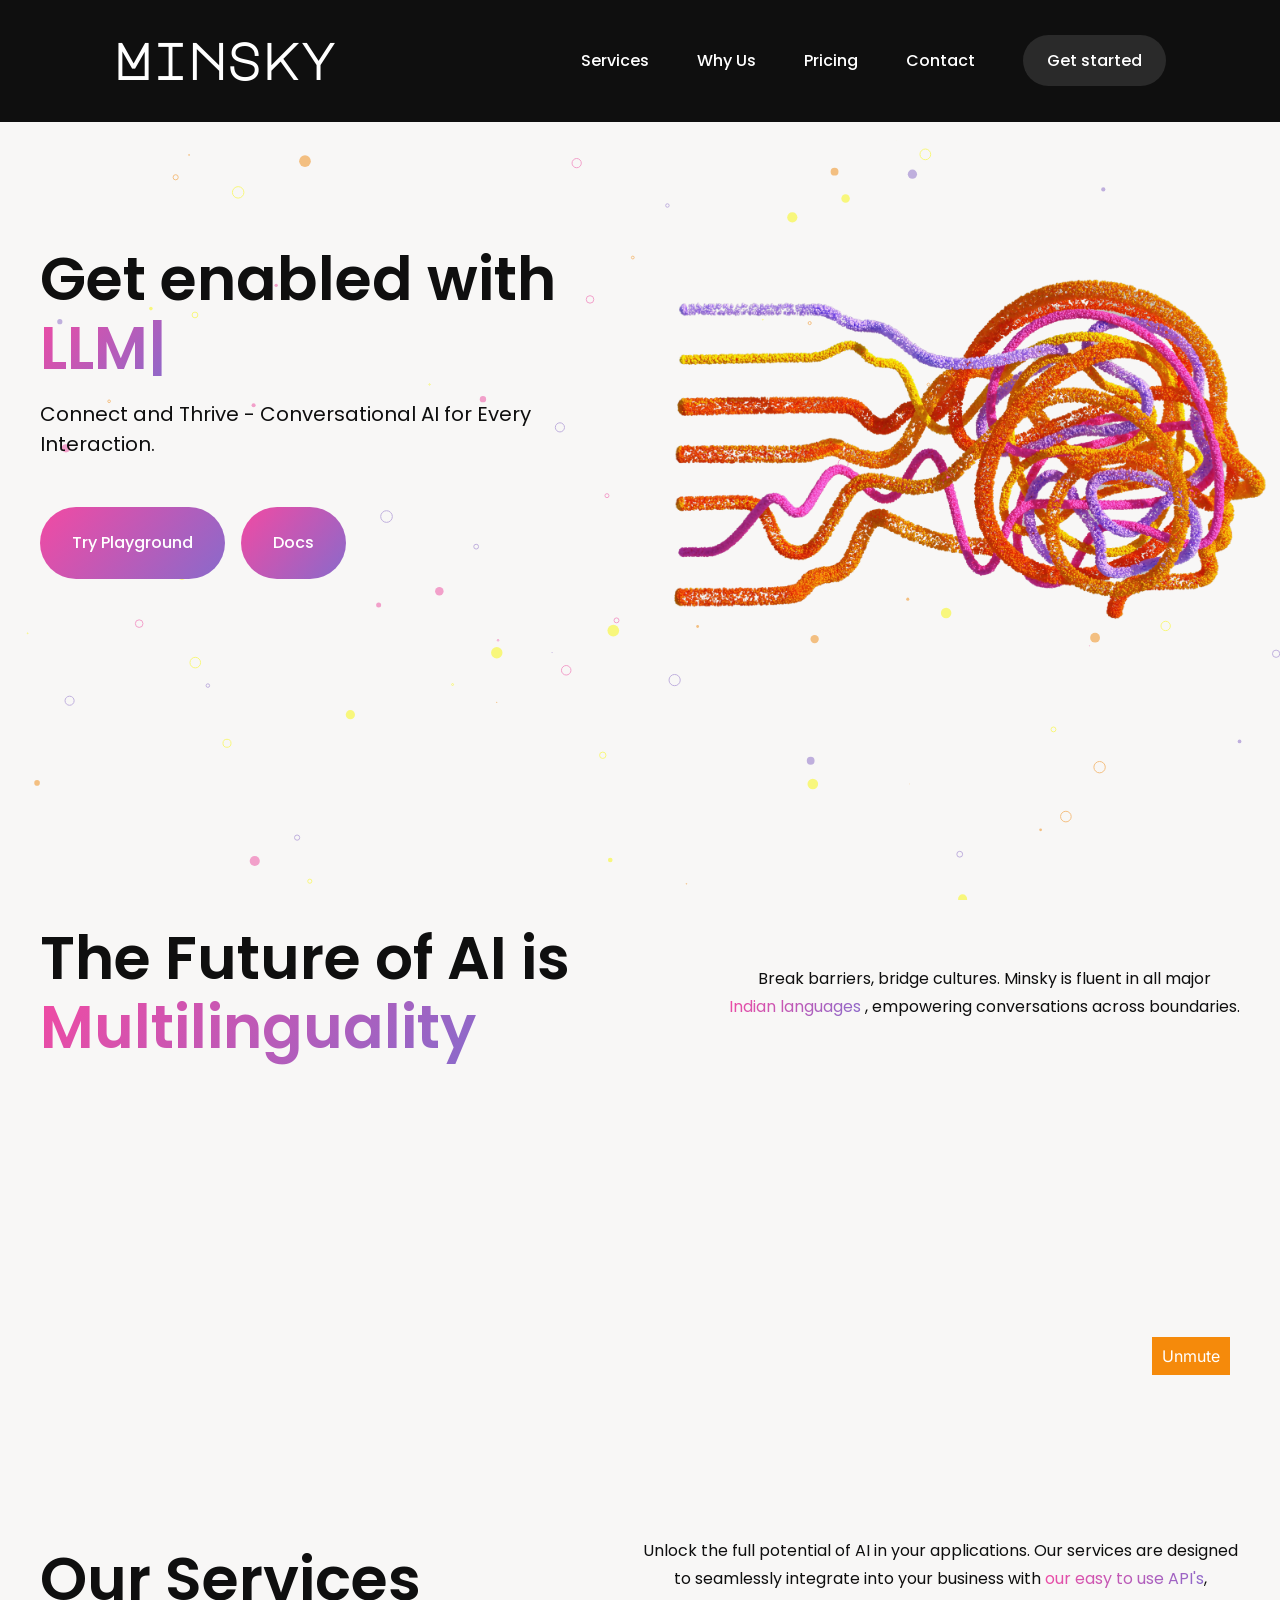
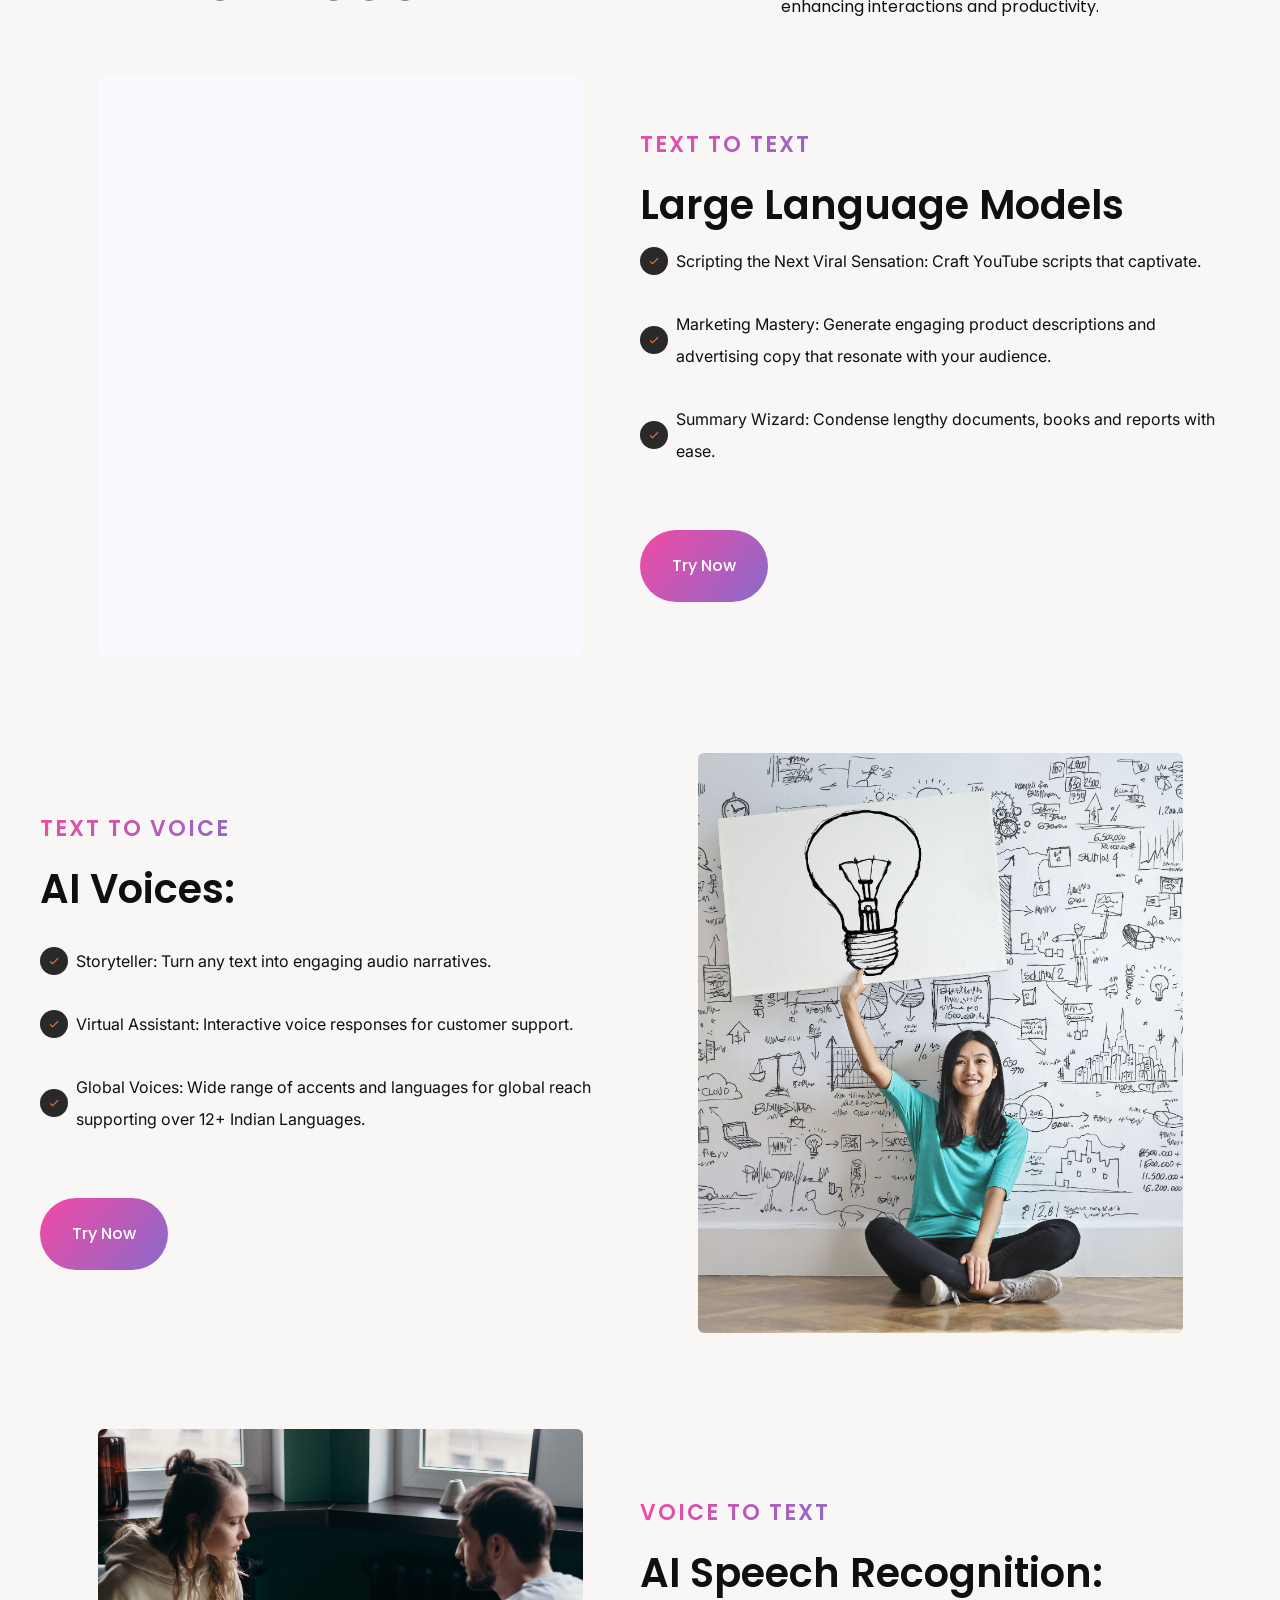
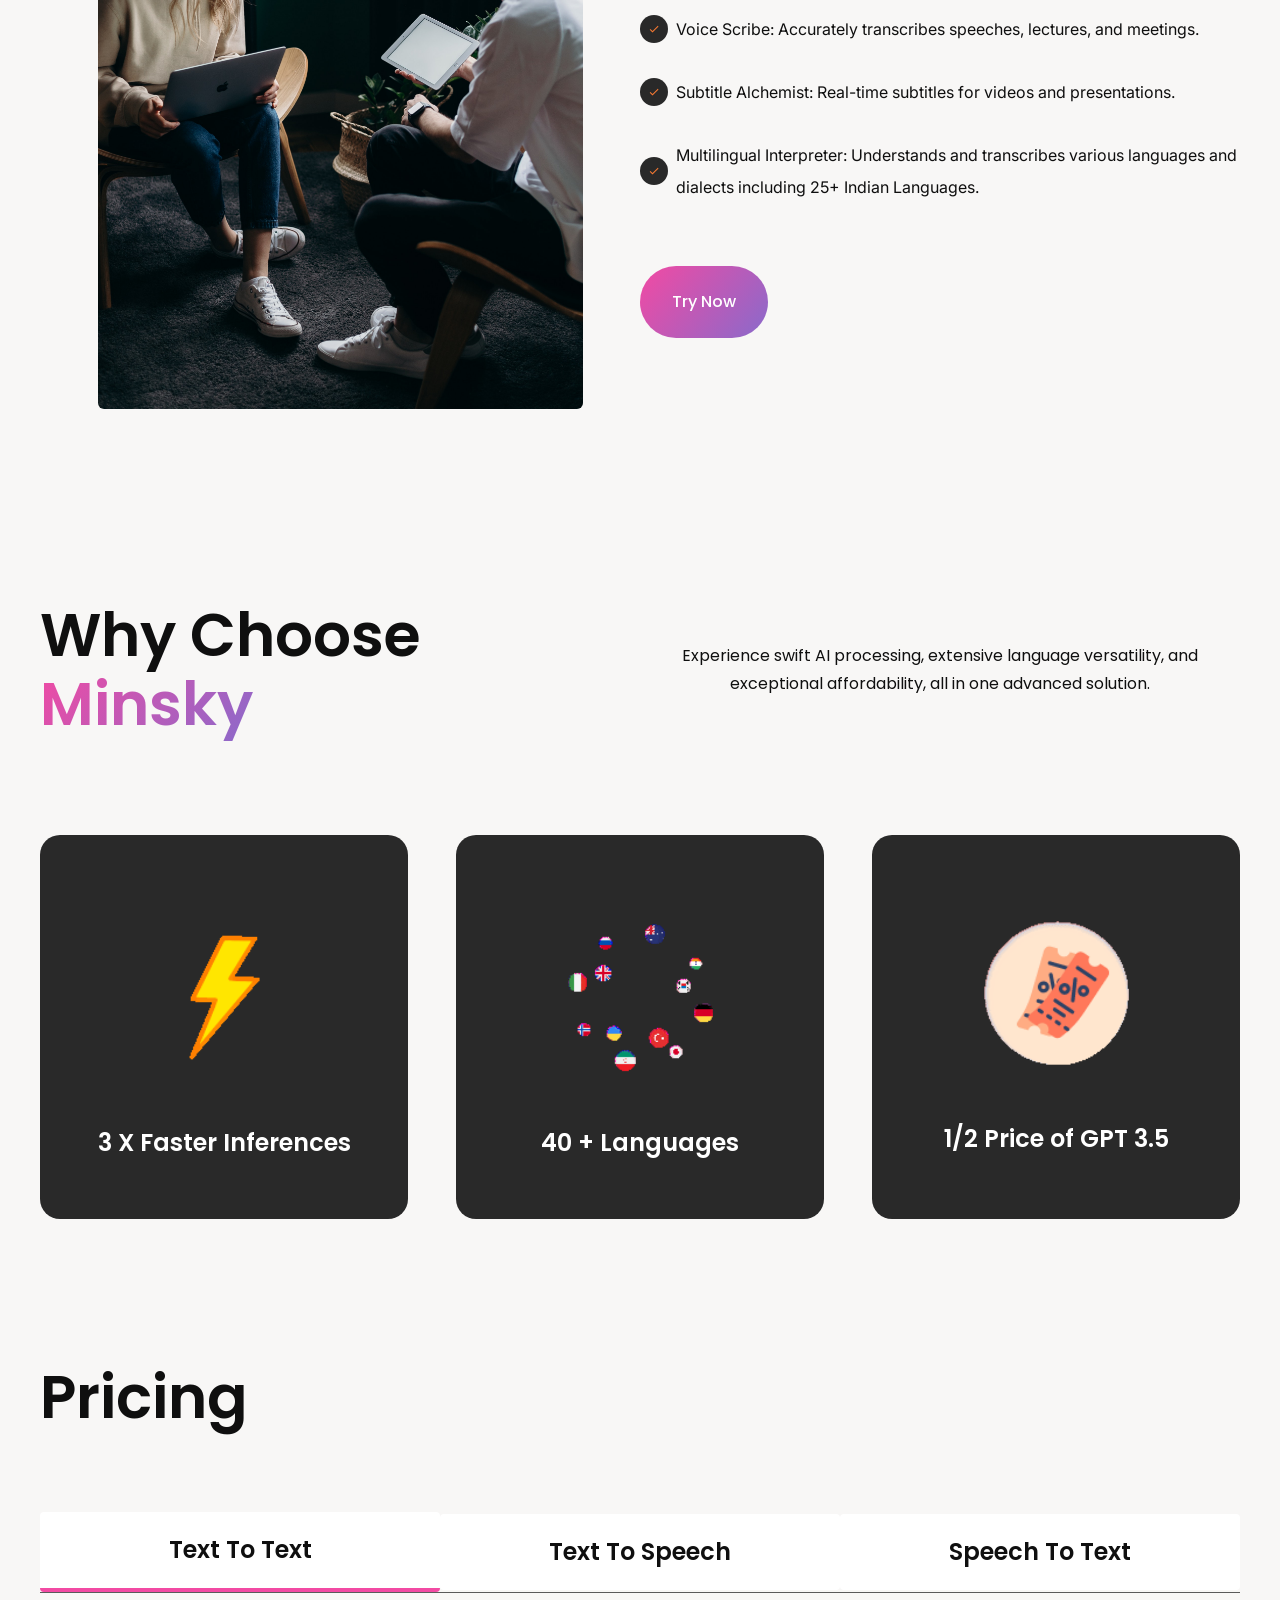
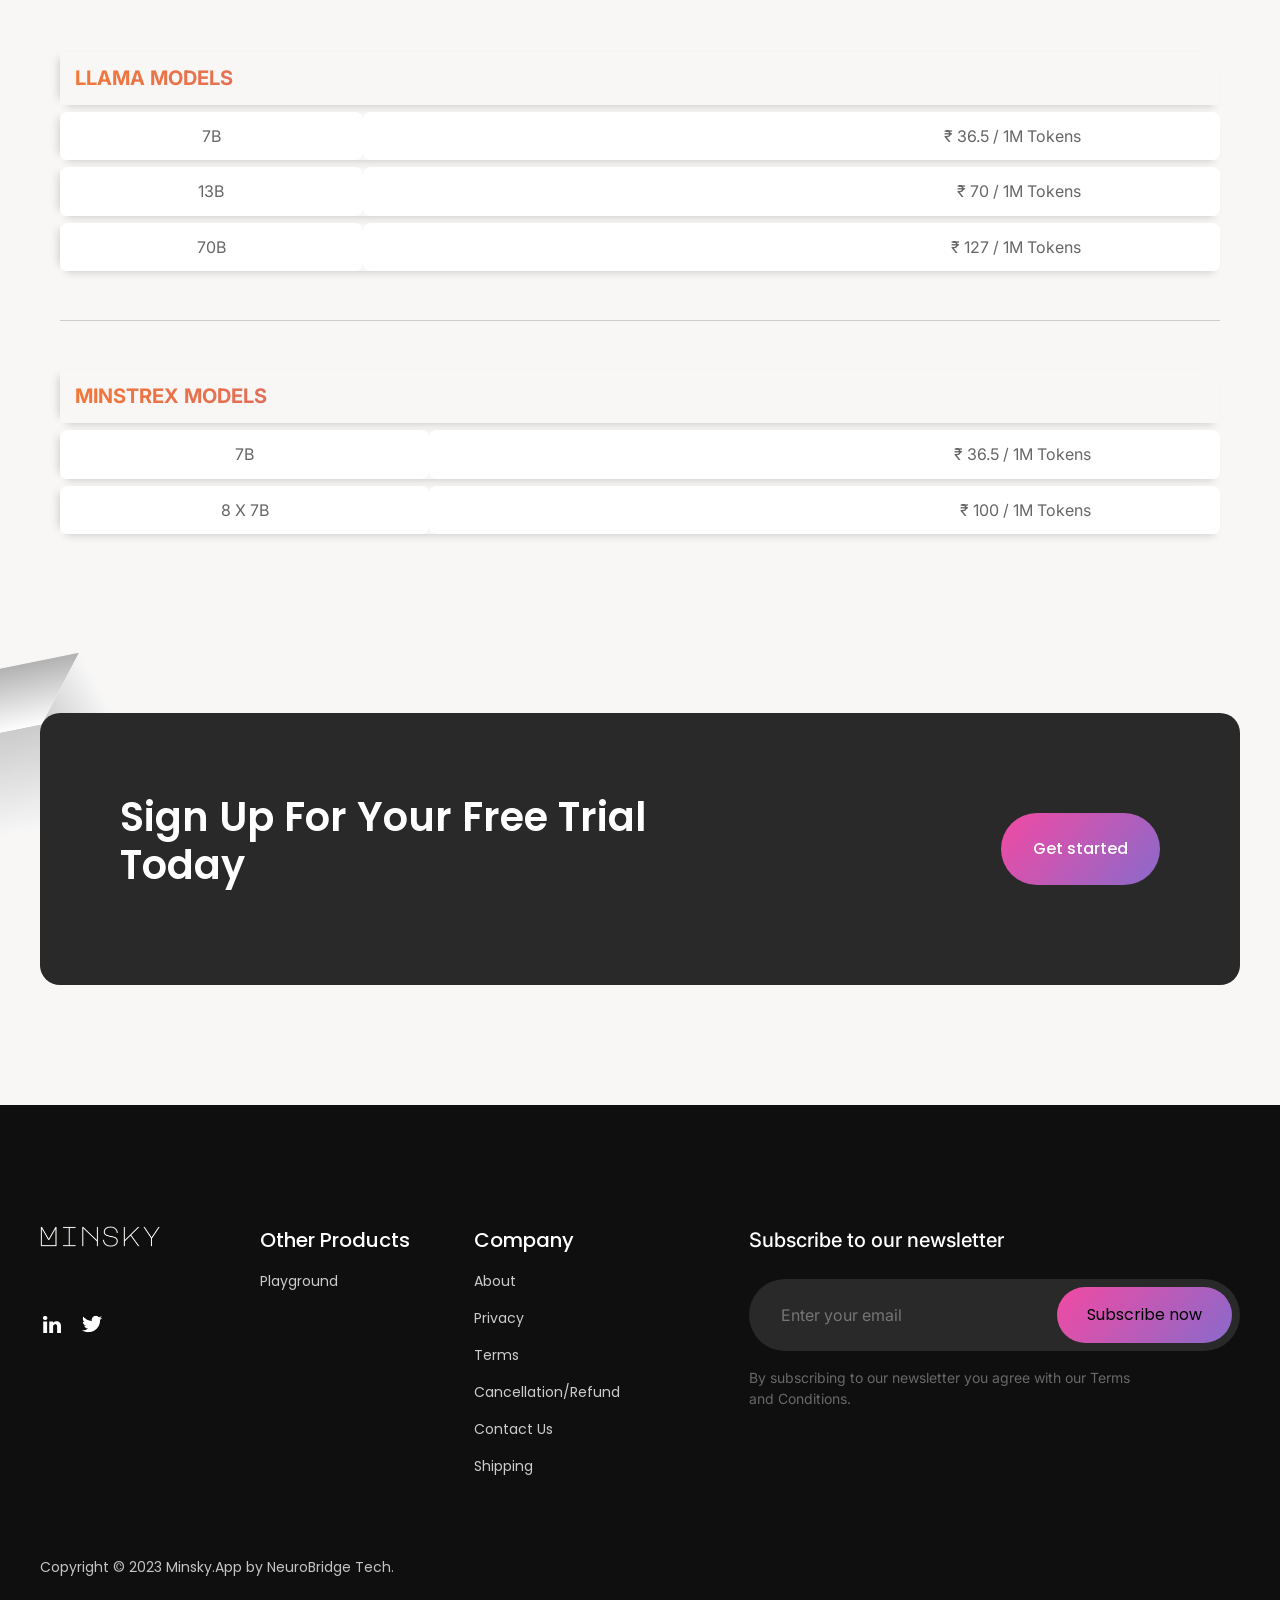
<file: index.html>
<!DOCTYPE html>
<html lang="en">

<head>
  <!-- Google tag (gtag.js) -->
  <script async src="https://www.googletagmanager.com/gtag/js?id=G-NMR8G6HY8X"></script>
  <script>
    window.dataLayer = window.dataLayer || [];
    function gtag(){dataLayer.push(arguments);}
    gtag('js', new Date());

    gtag('config', 'G-NMR8G6HY8X');
  </script>

  <title>Minsky</title>
  <meta name="description"
    content="Minsky offers high-context AI solutions with models boasting a context range from 2K to 128K tokens. Experience operational efficiency, ROI boost, and enhanced user experience with our tailored AI services.">
  <link rel="canonical" href="https://minsky.app/">
  <meta property="og:title" content="Minsky - Pioneers of High-Context AI">
  <meta property="og:description"
    content="Experience the future of AI with Minsky's high-context models and tailored services. Boost your operational efficiency, ROI, and user experience.">
  <meta property="og:url" content="https://minsky.app/">
  <meta property="og:type" content="website">
  <meta property="og:site_name" content="Minsky">
  <meta name="viewport" content="width=device-width, initial-scale=1.0" />
  <meta charset="utf-8" />
  <meta name="twitter:card" content="summary_large_image"> <!-- Use 'summary' for small image card -->
  <meta name="twitter:title" content="Minsky - Pioneers of High-Context AI">
  <meta name="twitter:description"
    content="Experience the future of AI with Minsky's high-context models and tailored services. Boost your operational efficiency, ROI, and user experience.">
  <meta name="twitter:image" content="public/Branding/Logo nobg.png"> <!-- Replace with the URL of your image -->
  <meta name="twitter:site" content="@NeuroBridgeTech"> <!-- Replace with your Twitter handle -->
  <meta name="twitter:creator" content="@NeuroBridgeTech">
  <!-- Replace with the Twitter handle of the content creator -->

  <link href="https://fonts.googleapis.com/css2?family=Encode+Sans+SC:wght@300&family=Major+Mono+Display&display=swap"
    rel="stylesheet">
  <link rel="stylesheet"
    href="https://fonts.googleapis.com/css2?family=Inter:wght@100;200;300;400;500;600;700;800;900&amp;display=swap"
    data-tag="font" />
  <link rel="stylesheet"
    href="https://fonts.googleapis.com/css2?family=Poppins:ital,wght@0,100;0,200;0,300;0,400;0,500;0,600;0,700;0,800;0,900;1,100;1,200;1,300;1,400;1,500;1,600;1,700;1,800;1,900&amp;display=swap"
    data-tag="font" />
  <link rel="preconnect" href="https://fonts.googleapis.com">
  <link rel="preconnect" href="https://fonts.gstatic.com" crossorigin>
</head>

<body>
  <canvas id="test"></canvas>
  <link rel="stylesheet" href="./style.css" />
  <div>
    <link href="./index.css" rel="stylesheet" />
    <div class="home-container">
      <!-- <canvas id="test"></canvas> -->

      <section class="home-section">
        <nav class="navbar-navbar navbar-root-class-name">
          <div>
            <a href="./index.html" class="logo">Minsky</a>
          </div>
          <!-- <img alt="Planical7012" src="public/Branding/Logo nobg.png" class="navbar-branding-logo" /> -->
          <div class="navbar-nav-content">
            <div class="navbar-nav-links">
              <span class="navbar-link nav-link">
                <span>
                  <a href="#services">Services</a>
                </span>
              </span>
              <span class="nav-link">
                <a href="#why-us">Why Us</a>
              </span>
              <span class="nav-link">
                <a href="#pricing">Pricing</a>
              </span>
              <span class="nav-link">
                <a href="#contact-us">Contact</a>
              </span>
            </div>
            <div class="get-started navbar-get-started">
              <a href="https://playground.minsky.app"><span class="navbar-text2">Get started</span></a>
            </div>
            <div id="open-mobile-menu" class="navbar-hamburger get-started">
              <img alt="image" src="public/Icons/hamburger-200h.png" class="navbar-hamburger-image" />
            </div>
          </div>
          <div id="mobile-menu" class="navbar-mobile-menu">
            <div class="navbar-branding">
              <img alt="image" src="public/Branding/Logo nobg.png" class="navbar-image1" />
              <div id="close-mobile-menu" class="navbar-container">
                <svg viewBox="0 0 1024 1024" class="navbar-icon">
                  <path
                    d="M225.835 286.165l225.835 225.835-225.835 225.835c-16.683 16.683-16.683 43.691 0 60.331s43.691 16.683 60.331 0l225.835-225.835 225.835 225.835c16.683 16.683 43.691 16.683 60.331 0s16.683-43.691 0-60.331l-225.835-225.835 225.835-225.835c16.683-16.683 16.683-43.691 0-60.331s-43.691-16.683-60.331 0l-225.835 225.835-225.835-225.835c-16.683-16.683-43.691-16.683-60.331 0s-16.683 43.691 0 60.331z">
                  </path>
                </svg>
              </div>
            </div>
            <div class="navbar-nav-links1">
              <span class="nav-link">
                <a href="#services">Services</a>
              </span>
              <span class="nav-link">
                <a href="#why-us">Why Us</a>
              </span>
              <span class="nav-link">
                <a href="#pricing">Pricing</a>
              </span>
              <span class="nav-link">
                <a href="#contact-us">Contact</a>
              </span>
            </div>
            <div class="get-started">
              <a href="https://playground.minsky.app"><span class="navbar-text3">Get started</span></a>
            </div>
          </div>
          <div>
            <div class="navbar-container2"></div>
          </div>
        </nav>
        <div class="home-hero">
          <div class="home-content">
            <main class="home-main">
              <header class="home-header">
                <h1 class="home-heading">
                  Get enabled with<br>
                  <span class="rotating-text-container">
                    <span id="rotating-text"></span>
                  </span>
                </h1>
                <span class="home-caption"> Connect and Thrive - Conversational AI for Every Interaction. </span>
              </header>

              <div class="home-buttons">
                <div class="home-get-started button">
                  <a href="https://playground.minsky.app"><span class="button-text">Try Playground</span></a>
                </div>
                <div class="home-get-started1 button">
                  <a href="https://api.minsky.app/docs/redoc/"><span class="home-text01">Docs</span></a>
                </div>
              </div>
            </main>
          </div>
        </div>
      </section>

      <!-- Multilingual Audio Demo -->

      <section class="home-section1">
        <div class="merged-header">
          <div class="merged-left">
            <h2 class="home-heading">
              <span>The Future of AI is </span>
              <br />
              <span class="gradient-text">Multilinguality</span>
            </h2>
          </div>
          <div class="merged-right">
            <p class="merged-paragraph home-text10">
              Break barriers, bridge cultures. Minsky is fluent in all major<br>
              <span class="gradient-text">Indian languages</span> , empowering conversations across boundaries.
            </p>
          </div>
        </div>

        <!-- Waveform Video -->
        <div class="waveform-video-container">
          <video class="waveform-video" autoplay loop muted playsinline>
            <source src="/public/SectionImages/Minsky Audio Demo.mp4" type="video/mp4">
            Your browser does not support the video tag.
          </video>
          <button class="video-control">Unmute</button>
        </div>

      </section>

      <!-- Our Services -->

      <section id="services" class="home-section1">
        <div class="merged-header">
          <div class="merged-left">
            <h2 class="home-heading">Our Services</h2>
          </div>
          <div class="merged-right">
            <p class="merged-paragraph home-text10">
              Unlock the full potential of AI in your applications. Our services are designed
              to seamlessly integrate into your business with <span class="gradient-text">our easy to use API's</span>,
              enhancing interactions and productivity.
            </p>
          </div>
        </div>

        <!-- Our Services: T2T -->

        <section class="home-note">
          <div class="home-image02">
            <!-- <img alt="image" src="public/SectionImages/pexels-max-fischer-5212697.jpg" class="feature-image" /> -->
            <video class="feature-image" autoplay loop muted playsinline>
              <source src="/public/PexelsImgs/chat_animation.webm" type="video/mp4">
              Your browser does not support the video tag.
            </video>
          </div>
          <div class="home-content1">
            <div class="home-main1">
              <div class="home-caption1">
                <span class="section-head">Text To Text&nbsp;</span>
              </div>
              <div class="home-heading01">
                <h2 class="section-heading">Large Language Models</h2>
                <!-- <p class="section-description"> Our specialized prompts act as ready-made tools, effortlessly performing
                  specialized tasks. Whether you're a developer aiming to save time or a user seeking intuitive
                  interactions, our prompts are designed for seamless performance. </p> -->
                <ul class="home-checkmarks">
                  <li>
                    <div class="mark-icon">
                      <svg viewBox="0 0 1024 1024" class="mark-icon1">
                        <path d="M384 690l452-452 60 60-512 512-238-238 60-60z"></path>
                      </svg>
                    </div>
                    <div class="list-text">Scripting the Next Viral Sensation: Craft YouTube scripts that captivate.
                    </div>
                  </li>
                  <li>
                    <div class="mark-icon">
                      <svg viewBox="0 0 1024 1024" class="mark-icon1">
                        <path d="M384 690l452-452 60 60-512 512-238-238 60-60z"></path>
                      </svg>
                    </div>
                    <div class="list-text">Marketing Mastery: Generate engaging product descriptions and
                      advertising copy that resonate with your audience.</div>
                  </li>
                  <li>
                    <div class="mark-icon">
                      <svg viewBox="0 0 1024 1024" class="mark-icon1">
                        <path d="M384 690l452-452 60 60-512 512-238-238 60-60z"></path>
                      </svg>
                    </div>
                    <div class="list-text">Summary Wizard: Condense lengthy documents, books and reports with
                      ease.</div>
                  </li>
                </ul>
              </div>
            </div>
            <a class="home-get-started2 button" href="https://playground.minsky.app/playground/chat">
              <span class="button-text">Try Now</span>
            </a>
          </div>
        </section>

        <!-- Our Services: T2S -->

        <section class="home-note1">
          <div class="home-image04">
            <img alt="image" src="public/SectionImages/pexels-andrea-piacquadio-3758105.jpg" class="feature-image" />
          </div>
          <div class="home-content2">
            <main class="home-main2">
              <div class="home-caption1">
                <span class="section-head">Text To Voice&nbsp;</span>
              </div>
              <main class="home-heading03">
                <header class="home-header02">
                  <h2 class="section-heading"> AI Voices: </h2>
                  <!-- <p class="section-description"> Operating discreetly, our Inference Endpoints process intricate AI
                    models, making them readily accessible for integration into applications. The result?
                    Lightning-fast, precise outcomes that benefit both developers and end-users. </p> -->
                </header>
                <ul class="home-checkmarks">
                  <li>
                    <div class="mark-icon">
                      <svg viewBox="0 0 1024 1024" class="mark-icon1">
                        <path d="M384 690l452-452 60 60-512 512-238-238 60-60z"></path>
                      </svg>
                    </div>
                    <div class="list-text">Storyteller: Turn any text into engaging audio narratives.</div>
                  </li>
                  <li>
                    <div class="mark-icon">
                      <svg viewBox="0 0 1024 1024" class="mark-icon1">
                        <path d="M384 690l452-452 60 60-512 512-238-238 60-60z"></path>
                      </svg>
                    </div>
                    <div class="list-text">Virtual Assistant: Interactive voice responses for customer support.</div>
                  </li>
                  <li>
                    <div class="mark-icon">
                      <svg viewBox="0 0 1024 1024" class="mark-icon1">
                        <path d="M384 690l452-452 60 60-512 512-238-238 60-60z"></path>
                      </svg>
                    </div>
                    <div class="list-text">Global Voices: Wide range of accents and languages for global reach
                      supporting over 12+ Indian Languages.</div>
                  </li>
                </ul>
              </main>
            </main>
            <a class="home-get-started2 button" href="https://playground.minsky.app/playground/voice">
              <span class="button-text">Try Now</span>
            </a>
          </div>
        </section>

        <!-- Our Services: S2T -->

        <section class="home-note">
          <div class="home-image02">
            <img alt="image" src="public/SectionImages/pexels-cottonbro-studio-4065158.jpg" class="feature-image" />
          </div>
          <div class="home-content1">
            <div class="home-main1">
              <div class="home-caption1">
                <span class="section-head">Voice to Text&nbsp;</span>
              </div>
              <div class="home-heading01">
                <h2 class="section-heading">AI Speech Recognition: </h2>
                <!-- <p class="section-description"> Our custom models are not just about AI; they're about crafting AI that
                  speaks your industry's language. With the power of generative tasks and fine-tuning, we tailor our
                  models to resonate with specific industry nuances and challenges. </p> -->
                <ul class="home-checkmarks">
                  <li>
                    <div class="mark-icon">
                      <svg viewBox="0 0 1024 1024" class="mark-icon1">
                        <path d="M384 690l452-452 60 60-512 512-238-238 60-60z"></path>
                      </svg>
                    </div>
                    <div class="list-text">Voice Scribe: Accurately transcribes speeches, lectures, and meetings.</div>
                  </li>
                  <li>
                    <div class="mark-icon">
                      <svg viewBox="0 0 1024 1024" class="mark-icon1">
                        <path d="M384 690l452-452 60 60-512 512-238-238 60-60z"></path>
                      </svg>
                    </div>
                    <div class="list-text">Subtitle Alchemist: Real-time subtitles for videos and presentations.</div>
                  </li>
                  <li>
                    <div class="mark-icon">
                      <svg viewBox="0 0 1024 1024" class="mark-icon1">
                        <path d="M384 690l452-452 60 60-512 512-238-238 60-60z"></path>
                      </svg>
                    </div>
                    <div class="list-text">Multilingual Interpreter: Understands and transcribes various languages and
                      dialects including 25+ Indian Languages.</div>
                  </li>
                </ul>
              </div>
            </div>
            <a class="home-get-started2 button" href="https://playground.minsky.app/playground/transcribe">
              <span class="button-text">Try Now</span>
            </a>
          </div>
        </section>
      </section>

      <!-- Why Choose -->

      <section id="why-us" class="home-section1">
        <header class="merged-header">
          <header class="merged-left">
            <h2 class="home-heading">
              <span>Why Choose </span>
              <br />
              <span class="gradient-text">Minsky</span>
            </h2>
          </header>
          <div class="merged-right">
            <p class="merged-paragraph home-text10">
              Experience swift AI processing, extensive language versatility, and exceptional affordability, all in one
              advanced solution.<br>
              <!-- <span style="color: #80FF44;">Indian languages</span> , empowering conversations across boundaries. -->
            </p>
          </div>
        </header>
        <main class="merged-cards">
          <section class="merged-card merged-root-class-name">
            <div class="merged-icon">
              <img alt="image" src="/public/Icons/fast.gif" class="merged-icon1" />
            </div>
            <main class="merged-content">
              <h1 class="merged-header-text"><span>3 X Faster Inferences</span></h1>
              <!-- <p class="merged-card-desc">
                <span>
                  Automate complex tasks, reduce manual interventions, and streamline
                  operations. Achieve faster results with fewer resources.
                </span>
              </p> -->
            </main>
          </section>
          <section class="merged-card merged-root-class-name1">
            <div class="merged-icon">
              <img alt="image" src="/public/Icons/global.gif" class="merged-icon1" />
            </div>
            <main class="merged-content">
              <h1 class="merged-header-text"><span>40 + Languages </span></h1>
              <!-- <p class="merged-card-desc">
                <span>
                  Use high-context models for deeper content understanding and better precision resulting in enhanced
                  customer interactions, reduced errors, and increased conversions.
                </span>
              </p> -->
            </main>
          </section>
          <section class="merged-card merged-root-class-name2">
            <div class="merged-icon">
              <img alt="image" src="/public/Icons/affordable anim.gif" class="merged-icon1" />
            </div>
            <main class="merged-content">
              <h1 class="merged-header-text"><span>1/2 Price of GPT 3.5</span></h1>
              <p class="merged-card-desc">
                <!-- <span>
                  Deliver answers that don't just satisfy, but inspire, leading to
                  higher user retention and engagement. <br><br>
                </span> -->
              </p>
            </main>
          </section>
        </main>
      </section>

      <!-- Pricing -->

      <section id="pricing" class="home-section1">
        <div class="merged-header">
          <div class="merged-left">
            <h2 class="home-heading">Pricing</h2>
          </div>
        </div>

        <div class="home-features">
          <div class="feature feature-active home-feature" data-service="prompt">
            <h3 class="home-text03">Text To Text </h3>
            <!-- <p class="home-text04">Doloremque laudantium</p> -->
          </div>
          <div class="feature home-feature1" data-service="inference">
            <h3 class="home-text03">Text To Speech</h3>
            <!-- <p class="home-text06">Doloremque laudantium</p> -->
          </div>
          <div class="feature home-feature2" data-service="custom">
            <h3 class="home-text03">Speech To Text</h3>
            <!--  <p class="home-text08">Doloremque laudantium</p> -->
          </div>
        </div>

        <div class="note-container" data-service-container="prompt">
          <div class="note-note">
            <div class="note-content" data-service-content="prompt">
              <!-- Inserted table starts here -->
              <div class="table-container">
                <table class="pricing-table">
                  <thead>
                    <tr>
                      <th colspan="2">LLAMA MODELS</th>
                    </tr>
                  </thead>
                  <tbody>
                    <tr>
                      <td>7B</td>
                      <td><span class="table-price-data">&#8377; 36.5 / 1M Tokens</span></td>
                    </tr>
                    <tr>
                      <td>13B</td>
                      <td><span class="table-price-data">&#8377; 70 / 1M Tokens</span></td>
                    </tr>
                    <tr>
                      <td>70B</td>
                      <td><span class="table-price-data">&#8377; 127 / 1M Tokens</span></td>
                    </tr>
                  </tbody>
                </table>
              </div>
              <hr>
              <div class="table-container">
                <table class="pricing-table">
                  <thead>
                    <tr>
                      <th colspan="2">MINSTREX MODELS</th>
                    </tr>
                  </thead>
                  <tbody>
                    <tr>
                      <td>7B</td>
                      <td><span class="table-price-data">&#8377; 36.5 / 1M Tokens</span></td>
                    </tr>
                    <tr>
                      <td>8 X 7B </td>
                      <td><span class="table-price-data">&#8377; 100 / 1M Tokens</span></td>
                    </tr>
                  </tbody>
                </table>
              </div>
              <!-- Inserted table ends here -->
            </div>
          </div>
        </div>



        <div class="note-container" data-service-container="inference">
          <div class="note-note">
            <div class="note-content" data-service-content="inference">
              <div class="table-container">
                <table class="pricing-table">
                  <thead>
                    <tr>
                      <th colspan="2">Multilingual Models</th>
                    </tr>
                  </thead>
                  <tbody>
                    <tr>
                      <td>Voice HQ</td>
                      <td><span class="table-price-data">&#8377; 35 / 1K Characters</span></td>
                    </tr>
                    <tr>
                      <td>Voice FS</td>
                      <td><span class="table-price-data">&#8377; 32 / 1K Characters</span></td>
                    </tr>
                  </tbody>
                </table>
              </div>
              <hr>
            </div>
          </div>
        </div>


        <div class="note-container" data-service-container="custom">
          <div class="note-note">
            <div class="note-content" data-service-content="custom">
              <div class="table-container">
                <table class="pricing-table">
                  <thead>
                    <tr>
                      <th colspan="2">Multilingual Models</th>
                    </tr>
                  </thead>
                  <tbody>
                    <tr>
                      <td>ASR HQ</td>
                      <td><span class="table-price-data">&#8377; 0.033 / second</span></td>
                    </tr>
                    <tr>
                      <td>ASR FS</td>
                      <td><span class="table-price-data">&#8377; 0.025 / second</span></td>
                    </tr>
                  </tbody>
                </table>
              </div>
              <hr>
            </div>
          </div>
        </div>

      </section>

      <!-- Contact Us -->

      <section id="contact-us" class="home-section7">
        <div class="home-cube">
          <div class="home-top side"></div>
          <div class="home-front side"></div>
          <div class="home-left1 side"></div>
        </div>
        <main class="home-banner">
          <div class="home-header06" id="banner-content">
            <h2 class="contact-heading">Sign Up For Your Free Trial Today</h2>
            <p class="home-description section-description">
              <!-- Lorem ipsum dolor sit amet! -->
            </p>
          </div>
          <div class="home-buttons1">
            <div class="home-get-started4 button">
              <a href="https://tally.so/r/mZOz6B"><span class="button-text">Get started</span></a>
            </div>

            <!-- <div class="home-book-demo button"><span class="home-text18">Book a demo</span></div> -->
          </div>
        </main>
      </section>

      <!-- Footer -->

      <footer class="home-footer">
        <div class="home-content5">
          <main class="home-main-content">
            <div class="home-content6">
              <header class="home-main3">
                <div class="home-header07">
                  <a href="./index.html"><img alt="image" src="public/Branding/Logo nobg.png"
                      class="home-branding" /></a>
                  <span class="home-text19">
                    <!-- Lorem ipsum dolor sit amet, consectetur adipiscing elit. -->
                  </span>
                </div>
                <div class="home-socials">
                  <a href="https://in.linkedin.com/company/neurobridge-tech" target="_blank" rel="noreferrer noopener"
                    class="home-link">
                    <img alt="image" src="public/Icons/linkedin-200h.png" class="social" />
                  </a>

                  <a href="https://twitter.com/neurobridgetech" target="_blank" rel="noreferrer noopener"
                    class="home-link2">
                    <img alt="image" src="public/Icons/twitter-200h.png" class="social" />
                  </a>
                </div>
              </header>
              <header class="home-categories">

                <div class="home-category">
                  <div class="home-header08">
                    <span class="footer-header">Other Products</span>
                  </div>
                  <div class="home-links">
                    <span class="footer-link"><a href="https://playground.minsky.app" target="_blank">Playground</a></span>
                  </div>
                </div>
                <div class="home-category1">
                  <div class="home-header09">
                    <span class="footer-header">Company</span>
                  </div>
                  <div class="home-links1">
                    <span class="footer-link"><a href="https://neurobridge.tech/about" target="_blank">About</a></span>
                    <span class="footer-link"><a href="https://merchant.razorpay.com/policy/NQ01LuvFzgleAg/privacy"
                        target="_blank">Privacy</a></span>
                    <span class="footer-link"><a href="https://merchant.razorpay.com/policy/NQ01LuvFzgleAg/terms" target="_blank">Terms</a></span>
                    <span class="footer-link"><a href="https://merchant.razorpay.com/policy/NQ01LuvFzgleAg/refund"
                      target="_blank">Cancellation/Refund</a></span>
                    <span class="footer-link"><a href="https://merchant.razorpay.com/policy/NQ01LuvFzgleAg/contact_us"
                      target="_blank">Contact Us</a></span>
                    <span class="footer-link"><a href="https://merchant.razorpay.com/policy/NQ01LuvFzgleAg/shipping"
                      target="_blank">Shipping</a></span>
                    <!-- <span class="footer-link">News</span> -->
                  </div>
                </div>
              </header>
            </div>
            <section class="home-copyright">
              <span class="home-text26"> <a href="https://neurobridge.tech" target="_blank"> Copyright © 2023 Minsky.App
                  by NeuroBridge Tech.</a></span>
            </section>
          </main>
          <main class="home-subscribe">
            <main class="home-main4">
              <h1 class="home-heading12">Subscribe to our newsletter</h1>
              <form method="POST" action="/submit_form">
                <div class="home-input-field">
                  <input type="email" placeholder="Enter your email" class="home-textinput input" />
                  <div class="home-buy button">
                    <span class="home-text27">-&gt;</span>
                    <span class="home-text28">
                      <button>Subscribe now</button>
                      <br />
                    </span>
              </form>
        </div>
    </div>
    </main>
    <h1 class="home-notice"> By subscribing to our newsletter you agree with our Terms and Conditions. </h1>
    </main>
    <section class="home-copyright1">
      <span class="home-text31">© 2023 All Rights Reserved. Product by Neurobridge.Tech</span>
    </section>
  </div>
  </footer>
  <div>
    <div class="home-container4"></div>
  </div>
  </div>
  </div>
</body>
<script src="js.js"></script>

</html>
</file>
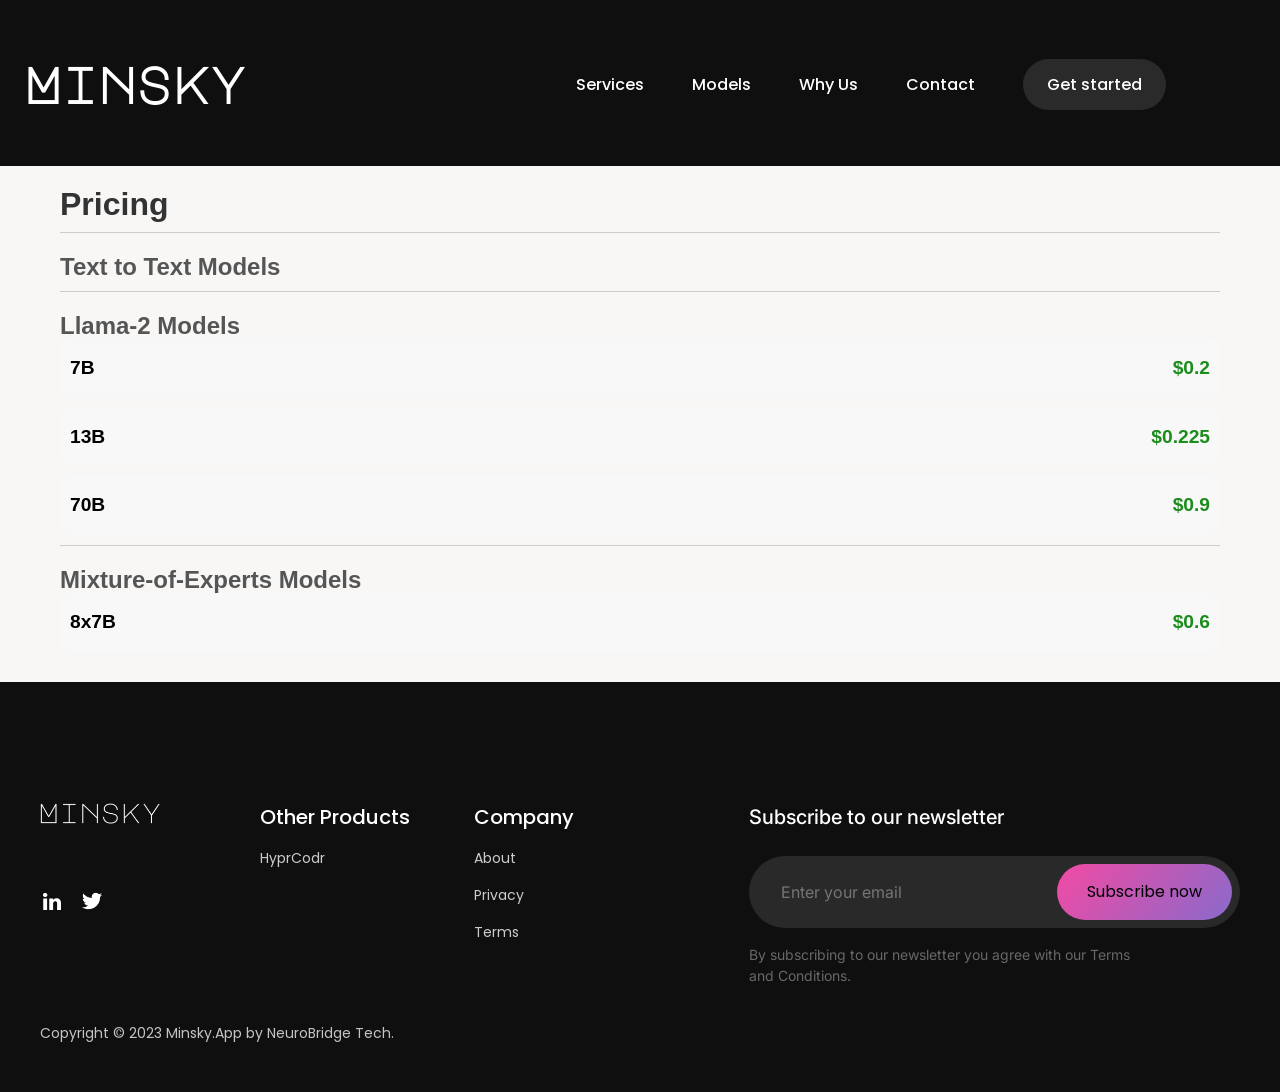
<file: pricing.html>
<!DOCTYPE html>
<html lang="en">

<head>
    <!-- Google tag (gtag.js) -->
    <script async src="https://www.googletagmanager.com/gtag/js?id=G-NMR8G6HY8X"></script>
    <script>
        window.dataLayer = window.dataLayer || [];
        function gtag(){dataLayer.push(arguments);}
        gtag('js', new Date());

        gtag('config', 'G-NMR8G6HY8X');
    </script>

    <title>Minsky</title>
    <meta name="description"
        content="Minsky offers high-context AI solutions with models boasting a context range from 2K to 128K tokens. Experience operational efficiency, ROI boost, and enhanced user experience with our tailored AI services.">
    <link rel="canonical" href="https://minsky.app/">
    <meta property="og:title" content="Minsky - Pioneers of High-Context AI">
    <meta property="og:description"
        content="Experience the future of AI with Minsky's high-context models and tailored services. Boost your operational efficiency, ROI, and user experience.">
    <meta property="og:url" content="https://minsky.app/">
    <meta property="og:type" content="website">
    <meta property="og:site_name" content="Minsky">
    <meta name="viewport" content="width=device-width, initial-scale=1.0" />
    <meta charset="utf-8" />
    <meta name="twitter:card" content="summary_large_image"> <!-- Use 'summary' for small image card -->
    <meta name="twitter:title" content="Minsky - Pioneers of High-Context AI">
    <meta name="twitter:description"
        content="Experience the future of AI with Minsky's high-context models and tailored services. Boost your operational efficiency, ROI, and user experience.">
    <meta name="twitter:image" content="public/Branding/Logo nobg.png"> <!-- Replace with the URL of your image -->
    <meta name="twitter:site" content="@NeuroBridgeTech"> <!-- Replace with your Twitter handle -->
    <meta name="twitter:creator" content="@NeuroBridgeTech">
    <!-- Replace with the Twitter handle of the content creator -->

    <link href="https://fonts.googleapis.com/css2?family=Encode+Sans+SC:wght@300&family=Major+Mono+Display&display=swap"
        rel="stylesheet">
    <link rel="stylesheet"
        href="https://fonts.googleapis.com/css2?family=Inter:wght@100;200;300;400;500;600;700;800;900&amp;display=swap"
        data-tag="font" />
    <link rel="stylesheet"
        href="https://fonts.googleapis.com/css2?family=Poppins:ital,wght@0,100;0,200;0,300;0,400;0,500;0,600;0,700;0,800;0,900;1,100;1,200;1,300;1,400;1,500;1,600;1,700;1,800;1,900&amp;display=swap"
        data-tag="font" />
    <link rel="preconnect" href="https://fonts.googleapis.com">
    <link rel="preconnect" href="https://fonts.gstatic.com" crossorigin>
</head>

<body>
    <link rel="stylesheet" href="./style.css" />
    <div>
        <link href="./index.css" rel="stylesheet" />
        <link href="./pricing.css" rel="stylesheet" />
        <div class="home-container">
            <section class="pricing-section">
                <nav class="navbar-navbar navbar-root-class-name">
                    <div>
                        <a href="./index.html"><span
                                style="font-family: 'Encode Sans SC', sans-serif;
            font-family: 'Major Mono Display', monospace; color:white; font-weight: 700; font-style: bold; font-size: 50px;">
                                Minsky </span></a>
                    </div>
                    <!-- <img alt="Planical7012" src="public/Branding/Logo nobg.png" class="navbar-branding-logo" /> -->
                    <div class="navbar-nav-content">
                        <div class="navbar-nav-links">
                            <span class="navbar-link nav-link">
                                <span>
                                    <a href="#services">Services</a>
                                </span>
                            </span>
                            <span class="nav-link">
                                <a href="#models">Models</a>
                            </span>
                            <span class="nav-link">
                                <a href="#why-us">Why Us</a>
                            </span>
                            <span class="nav-link">
                                <a href="#contact-us">Contact</a>
                            </span>
                        </div>
                        <div class="get-started navbar-get-started">
                            <a href="https://tally.so/r/mZOz6B"><span class="navbar-text2">Get started</span></a>
                        </div>
                        <div id="open-mobile-menu" class="navbar-hamburger get-started">
                            <img alt="image" src="public/Icons/hamburger-200h.png" class="navbar-hamburger-image" />
                        </div>
                    </div>
                    <div id="mobile-menu" class="navbar-mobile-menu">
                        <div class="navbar-branding">
                            <img alt="image" src="public/Branding/Logo nobg.png" class="navbar-image1" />
                            <div id="close-mobile-menu" class="navbar-container">
                                <svg viewBox="0 0 1024 1024" class="navbar-icon">
                                    <path
                                        d="M225.835 286.165l225.835 225.835-225.835 225.835c-16.683 16.683-16.683 43.691 0 60.331s43.691 16.683 60.331 0l225.835-225.835 225.835 225.835c16.683 16.683 43.691 16.683 60.331 0s16.683-43.691 0-60.331l-225.835-225.835 225.835-225.835c16.683-16.683 16.683-43.691 0-60.331s-43.691-16.683-60.331 0l-225.835 225.835-225.835-225.835c-16.683-16.683-43.691-16.683-60.331 0s-16.683 43.691 0 60.331z">
                                    </path>
                                </svg>
                            </div>
                        </div>
                        <div class="navbar-nav-links1">
                            <span>
                                <a href="#services">Services</a>
                            </span>
                            <span class="nav-link">
                                <a href="#models">Models</a>
                            </span>
                            <span class="nav-link">
                                <a href="#why-us">Why Us</a>
                            </span>
                            <span class="nav-link">
                                <a href="#contact-us">Contact</a>
                            </span>
                        </div>
                        <div class="get-started">
                            <a href="https://tally.so/r/mZOz6B"><span class="navbar-text3">Get started</span></a>
                        </div>
                    </div>
                    <div>
                        <div class="navbar-container2"></div>
                    </div>
                </nav>
            </section>



            <!-- Pricing -->

            <section id="pricing" class="pricing-section1">
                <h1>Pricing</h1>
                <hr>
                <h2>Text to Text Models</h2>
                <hr>
                <h3>Llama-2 Models</h3>
                <ul class="model-list">
                    <li>
                        <span class="model-size">7B</span>
                        <span class="price">$0.2</span>
                    </li>
                    <li>
                        <span class="model-size">13B</span>
                        <span class="price">$0.225</span>
                    </li>
                    <li>
                        <span class="model-size">70B</span>
                        <span class="price">$0.9</span>
                    </li>
                </ul>
                <hr>
                <h3>Mixture-of-Experts Models</h3>
                <ul class="model-list">
                    <li>
                        <span class="model-size">8x7B</span>
                        <span class="price">$0.6</span>
                    </li>
                </ul>
            </section>






            <!-- Footer -->

            <footer class="home-footer">
                <div class="home-content5">
                    <main class="home-main-content">
                        <div class="home-content6">
                            <header class="home-main3">
                                <div class="home-header07">
                                    <a href="./index.html"><img alt="image" src="public/Branding/Logo nobg.png"
                                            class="home-branding" /></a>
                                    <span class="home-text19">
                                        <!-- Lorem ipsum dolor sit amet, consectetur adipiscing elit. -->
                                    </span>
                                </div>
                                <div class="home-socials">
                                    <a href="https://in.linkedin.com/company/neurobridge-tech" target="_blank"
                                        rel="noreferrer noopener" class="home-link">
                                        <img alt="image" src="public/Icons/linkedin-200h.png" class="social" />
                                    </a>

                                    <a href="https://twitter.com/neurobridgetech" target="_blank"
                                        rel="noreferrer noopener" class="home-link2">
                                        <img alt="image" src="public/Icons/twitter-200h.png" class="social" />
                                    </a>
                                </div>
                            </header>
                            <header class="home-categories">

                                <div class="home-category">
                                    <div class="home-header08">
                                        <span class="footer-header">Other Products</span>
                                    </div>
                                    <div class="home-links">
                                        <span class="footer-link"><a href="https://hyprcodr.com"
                                                target="_blank">HyprCodr</a></span>
                                    </div>
                                </div>
                                <div class="home-category1">
                                    <div class="home-header09">
                                        <span class="footer-header">Company</span>
                                    </div>
                                    <div class="home-links1">
                                        <span class="footer-link"><a href="https://neurobridge.tech/about"
                                                target="_blank">About</a></span>
                                        <span class="footer-link"><a href="https://neurobridge.tech/privacy"
                                                target="_blank">Privacy</a></span>
                                        <span class="footer-link"><a href="https://neurobridge.tech/tos"
                                                target="_blank">Terms</a></span>

                                        <!-- <span class="footer-link">News</span> -->
                                    </div>
                                </div>
                            </header>
                        </div>
                        <section class="home-copyright">
                            <span class="home-text26"> <a href="https://neurobridge.tech" target="_blank"> Copyright ©
                                    2023 Minsky.App
                                    by NeuroBridge Tech.</a></span>
                        </section>
                    </main>
                    <main class="home-subscribe">
                        <main class="home-main4">
                            <h1 class="home-heading12">Subscribe to our newsletter</h1>
                            <form method="POST" action="/submit_form">
                                <div class="home-input-field">
                                    <input type="email" placeholder="Enter your email" class="home-textinput input" />
                                    <div class="home-buy button">
                                        <span class="home-text27">-&gt;</span>
                                        <span class="home-text28">
                                            <button>Subscribe now</button>
                                            <br />
                                        </span>
                            </form>
                </div>
        </div>
        </main>
        <h1 class="home-notice"> By subscribing to our newsletter you agree with our Terms and Conditions. </h1>
        </main>
        <section class="home-copyright1">
            <span class="home-text31">© 2023 All Rights Reserved. Product by Neurobridge.Tech</span>
        </section>
    </div>
    </footer>
    <div>
        <div class="home-container4"></div>
    </div>
    </div>
    </div>
</body>
<script src="js.js"></script>

</html>
</file>
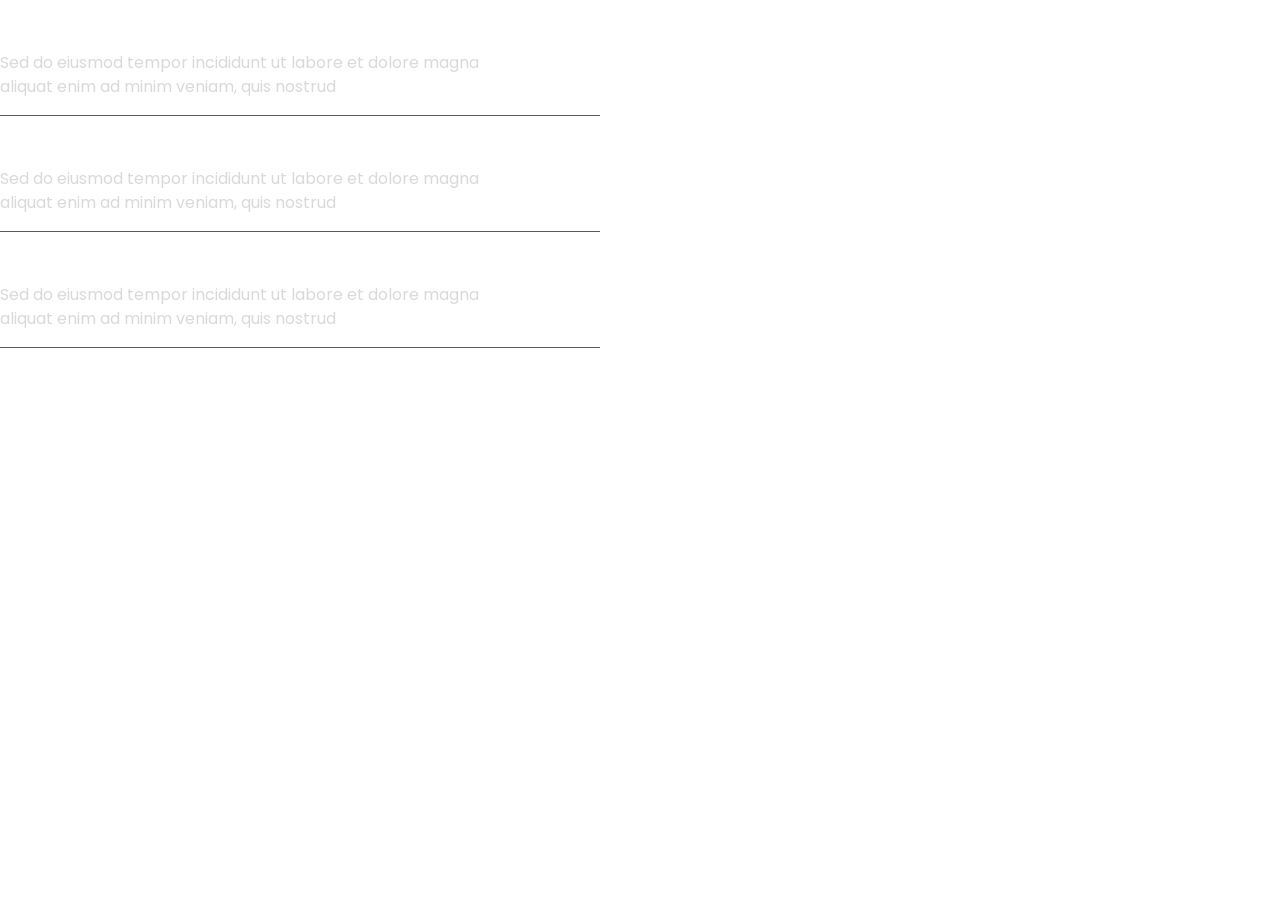
<file: components/accordion.html>
<!DOCTYPE html>
<html lang="en">
  <head>
    <title>Planical modern template</title>
    <meta name="viewport" content="width=device-width, initial-scale=1.0" />
    <meta charset="utf-8" />
    <meta property="twitter:card" content="summary_large_image" />

    <style data-tag="reset-style-sheet">
      html {  line-height: 1.15;}body {  margin: 0;}* {  box-sizing: border-box;  border-width: 0;  border-style: solid;}p,li,ul,pre,div,h1,h2,h3,h4,h5,h6,figure,blockquote,figcaption {  margin: 0;  padding: 0;}button {  background-color: transparent;}button,input,optgroup,select,textarea {  font-family: inherit;  font-size: 100%;  line-height: 1.15;  margin: 0;}button,select {  text-transform: none;}button,[type="button"],[type="reset"],[type="submit"] {  -webkit-appearance: button;}button::-moz-focus-inner,[type="button"]::-moz-focus-inner,[type="reset"]::-moz-focus-inner,[type="submit"]::-moz-focus-inner {  border-style: none;  padding: 0;}button:-moz-focus,[type="button"]:-moz-focus,[type="reset"]:-moz-focus,[type="submit"]:-moz-focus {  outline: 1px dotted ButtonText;}a {  color: inherit;  text-decoration: inherit;}input {  padding: 2px 4px;}img {  display: block;}html { scroll-behavior: smooth  }
    </style>
    <style data-tag="default-style-sheet">
      html {
        font-family: Inter;
        font-size: 16px;
      }

      body {
        font-weight: 400;
        font-style:normal;
        text-decoration: none;
        text-transform: none;
        letter-spacing: normal;
        line-height: 1.15;
        color: var(--dl-color-gray-black);
        background-color: var(--dl-color-gray-white);

      }
    </style>
    <link
      rel="stylesheet"
      href="https://fonts.googleapis.com/css2?family=Inter:wght@100;200;300;400;500;600;700;800;900&amp;display=swap"
      data-tag="font"
    />
    <link
      rel="stylesheet"
      href="https://fonts.googleapis.com/css2?family=Poppins:ital,wght@0,100;0,200;0,300;0,400;0,500;0,600;0,700;0,800;0,900;1,100;1,200;1,300;1,400;1,500;1,600;1,700;1,800;1,900&amp;display=swap"
      data-tag="font"
    />
  </head>
  <body>
    <link rel="stylesheet" href="../style.css" />
    <div>
      <link href="./accordion.css" rel="stylesheet" />
      <div class="accordion-accordion">
        <div data-role="accordion-container" class="accordion-element">
          <div class="accordion-details">
            <span class="accordion-text">
              <span>Aliquam quaerat voluptatem</span>
            </span>
            <span data-role="accordion-content" class="accordion-text1">
              <span>
                Sed do eiusmod tempor incididunt ut labore et dolore magna
                aliquat enim ad minim veniam, quis nostrud
              </span>
            </span>
          </div>
          <svg
            viewBox="0 0 1024 1024"
            data-role="accordion-icon"
            class="accordion-icon"
          >
            <path d="M366 708l196-196-196-196 60-60 256 256-256 256z"></path>
          </svg>
        </div>
        <div
          data-role="accordion-container"
          class="accordion-element1 accordion-element"
        >
          <div class="accordion-details1">
            <span class="accordion-text2">
              <span>Nemo enim ipsam voluptatem quia voluptas</span>
            </span>
            <span data-role="accordion-content" class="accordion-text3">
              <span>
                Sed do eiusmod tempor incididunt ut labore et dolore magna
                aliquat enim ad minim veniam, quis nostrud
              </span>
            </span>
          </div>
          <svg
            viewBox="0 0 1024 1024"
            data-role="accordion-icon"
            class="accordion-icon2"
          >
            <path d="M366 708l196-196-196-196 60-60 256 256-256 256z"></path>
          </svg>
        </div>
        <div
          data-role="accordion-container"
          class="accordion-element2 accordion-element"
        >
          <div class="accordion-details2">
            <span class="accordion-text4">
              <span>Magnam aliquam quaerat voluptatem</span>
            </span>
            <span data-role="accordion-content" class="accordion-text5">
              <span>
                Sed do eiusmod tempor incididunt ut labore et dolore magna
                aliquat enim ad minim veniam, quis nostrud
              </span>
            </span>
          </div>
          <svg
            viewBox="0 0 1024 1024"
            data-role="accordion-icon"
            class="accordion-icon4"
          >
            <path d="M366 708l196-196-196-196 60-60 256 256-256 256z"></path>
          </svg>
        </div>
      </div>
    </div>
  </body>
</html>
</file>
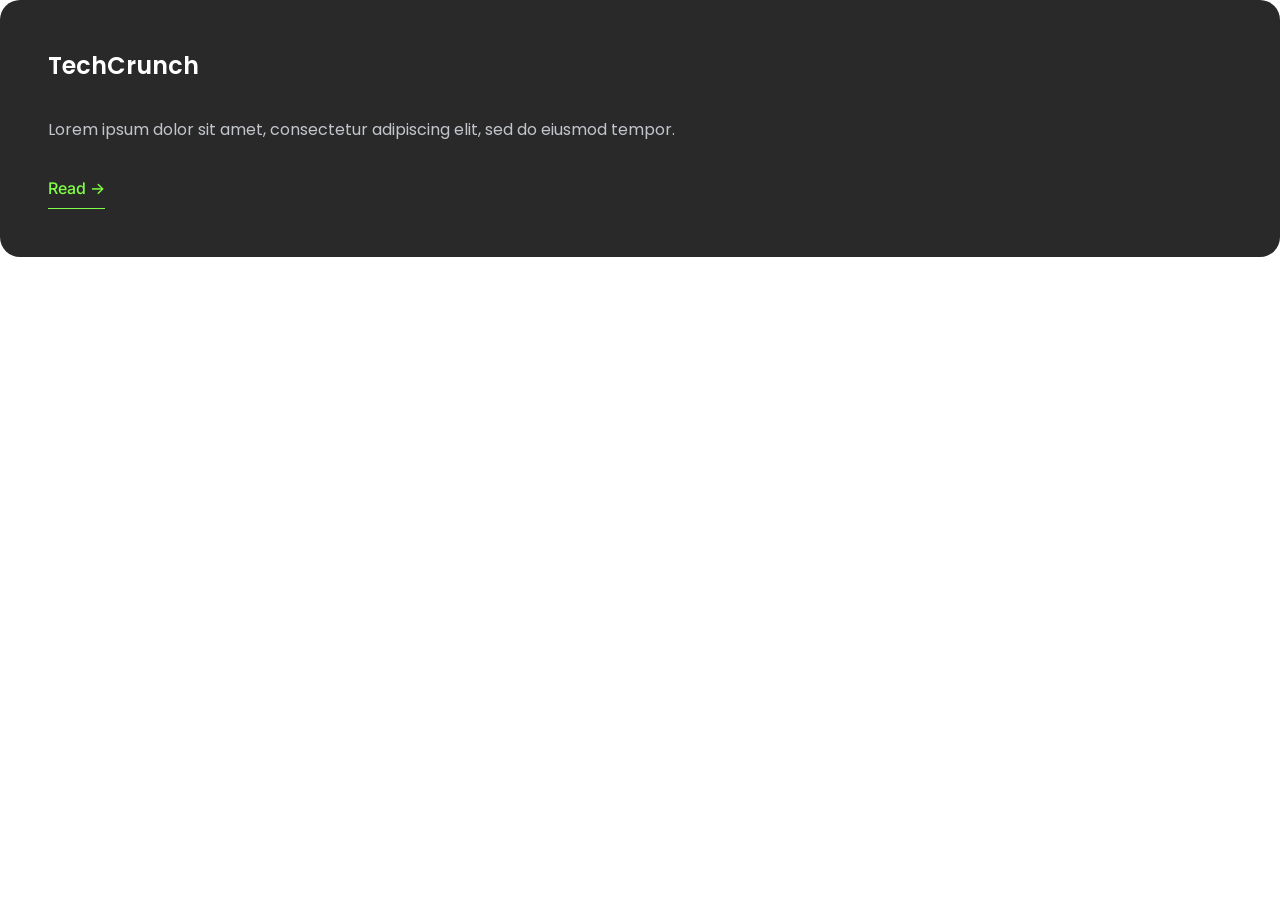
<file: components/article.html>
<!DOCTYPE html>
<html lang="en">
  <head>
    <title>Planical modern template</title>
    <meta name="viewport" content="width=device-width, initial-scale=1.0" />
    <meta charset="utf-8" />
    <meta property="twitter:card" content="summary_large_image" />

    <style data-tag="reset-style-sheet">
      html {  line-height: 1.15;}body {  margin: 0;}* {  box-sizing: border-box;  border-width: 0;  border-style: solid;}p,li,ul,pre,div,h1,h2,h3,h4,h5,h6,figure,blockquote,figcaption {  margin: 0;  padding: 0;}button {  background-color: transparent;}button,input,optgroup,select,textarea {  font-family: inherit;  font-size: 100%;  line-height: 1.15;  margin: 0;}button,select {  text-transform: none;}button,[type="button"],[type="reset"],[type="submit"] {  -webkit-appearance: button;}button::-moz-focus-inner,[type="button"]::-moz-focus-inner,[type="reset"]::-moz-focus-inner,[type="submit"]::-moz-focus-inner {  border-style: none;  padding: 0;}button:-moz-focus,[type="button"]:-moz-focus,[type="reset"]:-moz-focus,[type="submit"]:-moz-focus {  outline: 1px dotted ButtonText;}a {  color: inherit;  text-decoration: inherit;}input {  padding: 2px 4px;}img {  display: block;}html { scroll-behavior: smooth  }
    </style>
    <style data-tag="default-style-sheet">
      html {
        font-family: Inter;
        font-size: 16px;
      }

      body {
        font-weight: 400;
        font-style:normal;
        text-decoration: none;
        text-transform: none;
        letter-spacing: normal;
        line-height: 1.15;
        color: var(--dl-color-gray-black);
        background-color: var(--dl-color-gray-white);

      }
    </style>
    <link
      rel="stylesheet"
      href="https://fonts.googleapis.com/css2?family=Inter:wght@100;200;300;400;500;600;700;800;900&amp;display=swap"
      data-tag="font"
    />
    <link
      rel="stylesheet"
      href="https://fonts.googleapis.com/css2?family=Poppins:ital,wght@0,100;0,200;0,300;0,400;0,500;0,600;0,700;0,800;0,900;1,100;1,200;1,300;1,400;1,500;1,600;1,700;1,800;1,900&amp;display=swap"
      data-tag="font"
    />
  </head>
  <body>
    <link rel="stylesheet" href="../style.css" />
    <div>
      <link href="./article.css" rel="stylesheet" />
      <section class="article-card">
        <main class="article-content">
          <header class="article-header">
            <h1 class="article-header1"><span>TechCrunch</span></h1>
          </header>
          <p class="article-description">
            <span>
              Lorem ipsum dolor sit amet, consectetur adipiscing elit, sed do
              eiusmod tempor.
            </span>
          </p>
          <div class="article-button">
            <a
              href=""
              target="_blank"
              rel="noreferrer noopener"
              class="article-link"
            >
              <p class="article-text"><span>Read -&gt;</span></p>
            </a>
          </div>
        </main>
      </section>
    </div>
  </body>
</html>
</file>
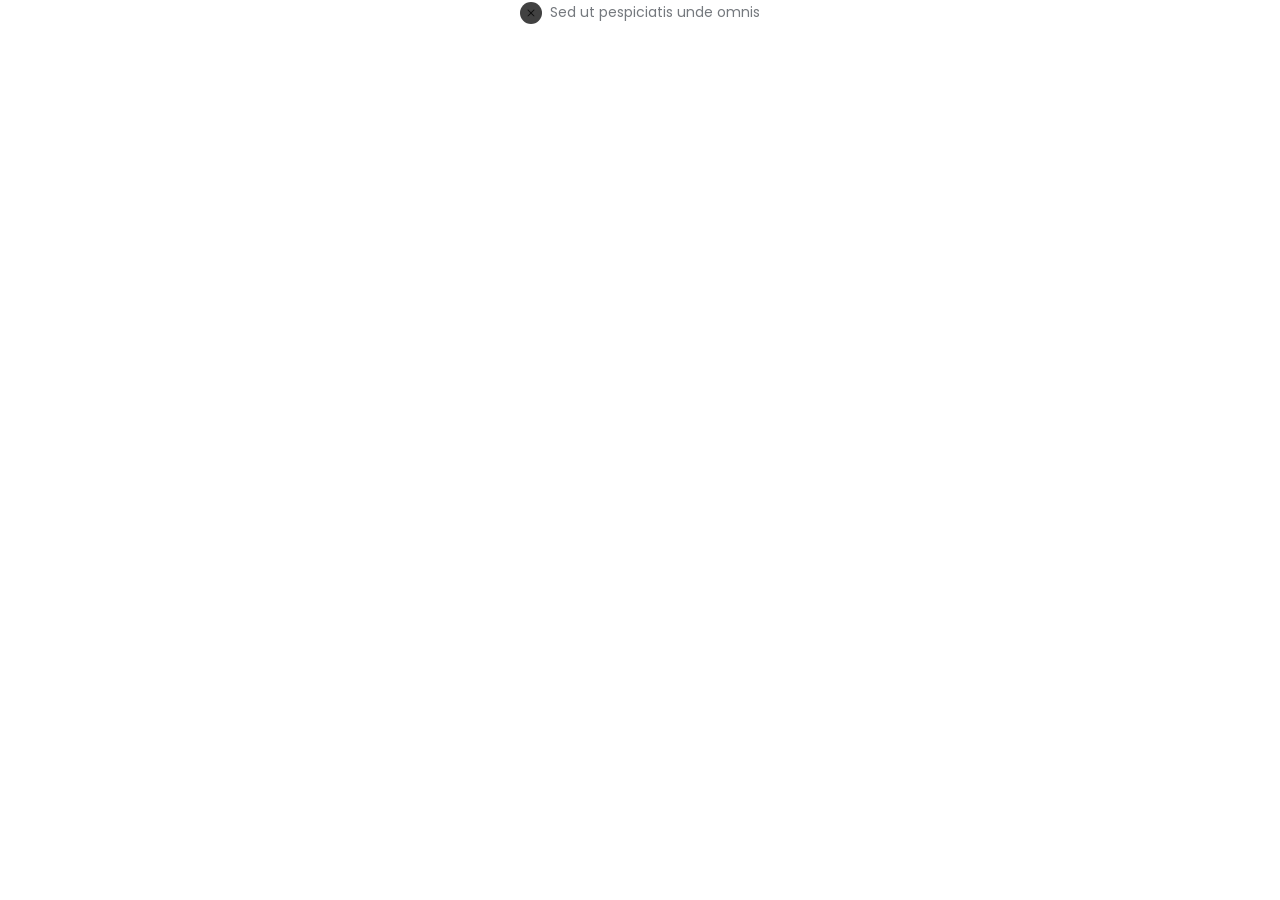
<file: components/excludes.html>
<!DOCTYPE html>
<html lang="en">
  <head>
    <title>Planical modern template</title>
    <meta name="viewport" content="width=device-width, initial-scale=1.0" />
    <meta charset="utf-8" />
    <meta property="twitter:card" content="summary_large_image" />

    <style data-tag="reset-style-sheet">
      html {  line-height: 1.15;}body {  margin: 0;}* {  box-sizing: border-box;  border-width: 0;  border-style: solid;}p,li,ul,pre,div,h1,h2,h3,h4,h5,h6,figure,blockquote,figcaption {  margin: 0;  padding: 0;}button {  background-color: transparent;}button,input,optgroup,select,textarea {  font-family: inherit;  font-size: 100%;  line-height: 1.15;  margin: 0;}button,select {  text-transform: none;}button,[type="button"],[type="reset"],[type="submit"] {  -webkit-appearance: button;}button::-moz-focus-inner,[type="button"]::-moz-focus-inner,[type="reset"]::-moz-focus-inner,[type="submit"]::-moz-focus-inner {  border-style: none;  padding: 0;}button:-moz-focus,[type="button"]:-moz-focus,[type="reset"]:-moz-focus,[type="submit"]:-moz-focus {  outline: 1px dotted ButtonText;}a {  color: inherit;  text-decoration: inherit;}input {  padding: 2px 4px;}img {  display: block;}html { scroll-behavior: smooth  }
    </style>
    <style data-tag="default-style-sheet">
      html {
        font-family: Inter;
        font-size: 16px;
      }

      body {
        font-weight: 400;
        font-style:normal;
        text-decoration: none;
        text-transform: none;
        letter-spacing: normal;
        line-height: 1.15;
        color: var(--dl-color-gray-black);
        background-color: var(--dl-color-gray-white);

      }
    </style>
    <link
      rel="stylesheet"
      href="https://fonts.googleapis.com/css2?family=Inter:wght@100;200;300;400;500;600;700;800;900&amp;display=swap"
      data-tag="font"
    />
    <link
      rel="stylesheet"
      href="https://fonts.googleapis.com/css2?family=Poppins:ital,wght@0,100;0,200;0,300;0,400;0,500;0,600;0,700;0,800;0,900;1,100;1,200;1,300;1,400;1,500;1,600;1,700;1,800;1,900&amp;display=swap"
      data-tag="font"
    />
  </head>
  <body>
    <link rel="stylesheet" href="../style.css" />
    <div>
      <link href="./excludes.css" rel="stylesheet" />
      <div class="excludes-mark">
        <div class="excludes-icon">
          <svg viewBox="0 0 1024 1024" class="excludes-icon1">
            <path
              d="M225.835 286.165l225.835 225.835-225.835 225.835c-16.683 16.683-16.683 43.691 0 60.331s43.691 16.683 60.331 0l225.835-225.835 225.835 225.835c16.683 16.683 43.691 16.683 60.331 0s16.683-43.691 0-60.331l-225.835-225.835 225.835-225.835c16.683-16.683 16.683-43.691 0-60.331s-43.691-16.683-60.331 0l-225.835 225.835-225.835-225.835c-16.683-16.683-43.691-16.683-60.331 0s-16.683 43.691 0 60.331z"
            ></path>
          </svg>
        </div>
        <label class="excludes-label">
          <span>Sed ut pespiciatis unde omnis</span>
        </label>
      </div>
    </div>
  </body>
</html>
</file>
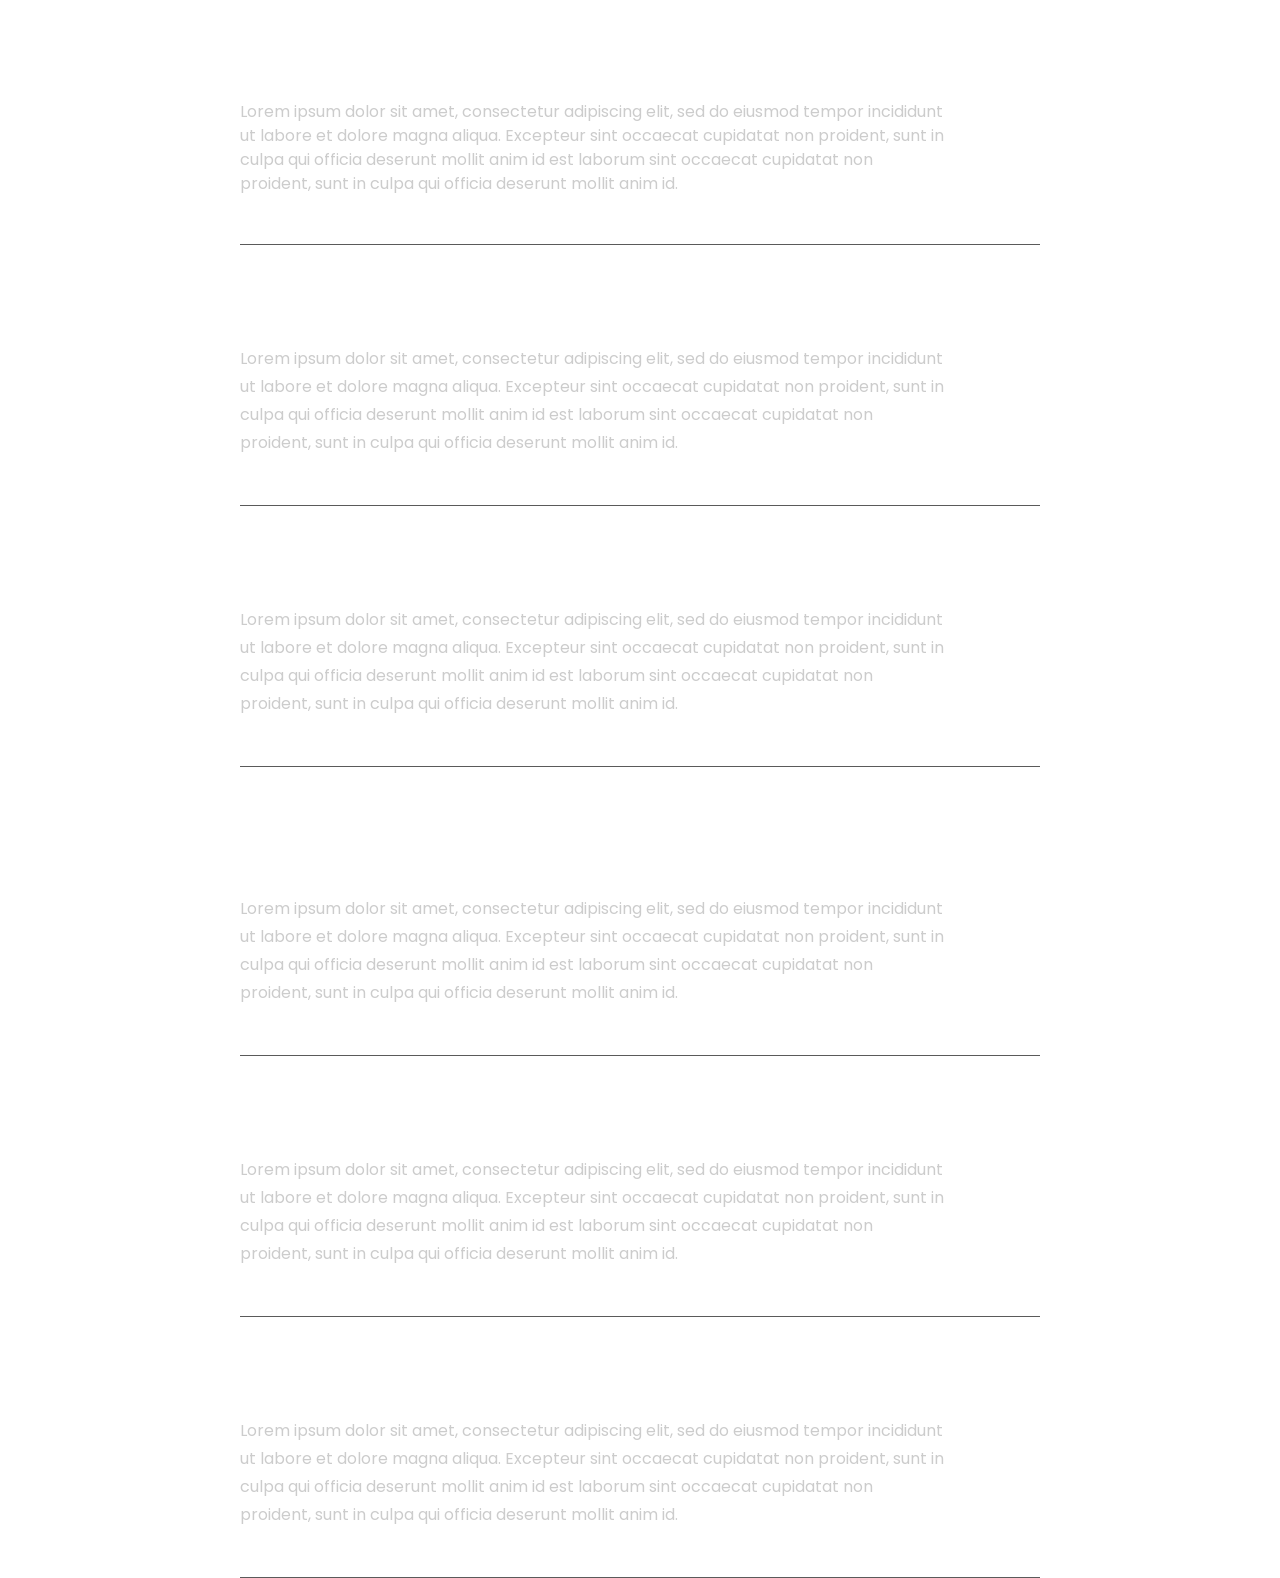
<file: components/faq.html>
<!DOCTYPE html>
<html lang="en">
  <head>
    <title>Planical modern template</title>
    <meta name="viewport" content="width=device-width, initial-scale=1.0" />
    <meta charset="utf-8" />
    <meta property="twitter:card" content="summary_large_image" />

    <style data-tag="reset-style-sheet">
      html {  line-height: 1.15;}body {  margin: 0;}* {  box-sizing: border-box;  border-width: 0;  border-style: solid;}p,li,ul,pre,div,h1,h2,h3,h4,h5,h6,figure,blockquote,figcaption {  margin: 0;  padding: 0;}button {  background-color: transparent;}button,input,optgroup,select,textarea {  font-family: inherit;  font-size: 100%;  line-height: 1.15;  margin: 0;}button,select {  text-transform: none;}button,[type="button"],[type="reset"],[type="submit"] {  -webkit-appearance: button;}button::-moz-focus-inner,[type="button"]::-moz-focus-inner,[type="reset"]::-moz-focus-inner,[type="submit"]::-moz-focus-inner {  border-style: none;  padding: 0;}button:-moz-focus,[type="button"]:-moz-focus,[type="reset"]:-moz-focus,[type="submit"]:-moz-focus {  outline: 1px dotted ButtonText;}a {  color: inherit;  text-decoration: inherit;}input {  padding: 2px 4px;}img {  display: block;}html { scroll-behavior: smooth  }
    </style>
    <style data-tag="default-style-sheet">
      html {
        font-family: Inter;
        font-size: 16px;
      }

      body {
        font-weight: 400;
        font-style:normal;
        text-decoration: none;
        text-transform: none;
        letter-spacing: normal;
        line-height: 1.15;
        color: var(--dl-color-gray-black);
        background-color: var(--dl-color-gray-white);

      }
    </style>
    <link
      rel="stylesheet"
      href="https://fonts.googleapis.com/css2?family=Inter:wght@100;200;300;400;500;600;700;800;900&amp;display=swap"
      data-tag="font"
    />
    <link
      rel="stylesheet"
      href="https://fonts.googleapis.com/css2?family=Poppins:ital,wght@0,100;0,200;0,300;0,400;0,500;0,600;0,700;0,800;0,900;1,100;1,200;1,300;1,400;1,500;1,600;1,700;1,800;1,900&amp;display=swap"
      data-tag="font"
    />
  </head>
  <body>
    <link rel="stylesheet" href="../style.css" />
    <div>
      <link href="./faq.css" rel="stylesheet" />
      <div class="faq-accordion">
        <div
          data-role="accordion-container"
          class="faq-element accordion-element"
        >
          <div class="faq-details">
            <span class="faq-text">
              What is sit amet, consectetur adipiscing elit, sed do?
            </span>
            <span data-role="accordion-content" class="faq-text01">
              Lorem ipsum dolor sit amet, consectetur adipiscing elit, sed do
              eiusmod tempor incididunt ut labore et dolore magna aliqua.
              Excepteur sint occaecat cupidatat non proident, sunt in culpa qui
              officia deserunt mollit anim id est laborum sint occaecat
              cupidatat non proident, sunt in culpa qui officia deserunt mollit
              anim id.
            </span>
          </div>
          <div data-role="accordion-icon">
            <svg viewBox="0 0 1024 1024" class="faq-icon">
              <path d="M366 708l196-196-196-196 60-60 256 256-256 256z"></path>
            </svg>
          </div>
        </div>
        <div
          data-role="accordion-container"
          class="faq-element1 accordion-element"
        >
          <div class="faq-details1">
            <span class="faq-text02">
              We'll update amet, consectetur adipiscing elit until you're 100%
              happy.
            </span>
            <span data-role="accordion-content" class="faq-text03">
              Lorem ipsum dolor sit amet, consectetur adipiscing elit, sed do
              eiusmod tempor incididunt ut labore et dolore magna aliqua.
              Excepteur sint occaecat cupidatat non proident, sunt in culpa qui
              officia deserunt mollit anim id est laborum sint occaecat
              cupidatat non proident, sunt in culpa qui officia deserunt mollit
              anim id.
            </span>
          </div>
          <div data-role="accordion-icon">
            <svg viewBox="0 0 1024 1024" class="faq-icon02">
              <path d="M366 708l196-196-196-196 60-60 256 256-256 256z"></path>
            </svg>
          </div>
        </div>
        <div
          data-role="accordion-container"
          class="faq-element2 accordion-element"
        >
          <div class="faq-details2">
            <span class="faq-text04">
              Is it really sit amet, consectetur adipiscing elit, sed do?
            </span>
            <span data-role="accordion-content" class="faq-text05">
              Lorem ipsum dolor sit amet, consectetur adipiscing elit, sed do
              eiusmod tempor incididunt ut labore et dolore magna aliqua.
              Excepteur sint occaecat cupidatat non proident, sunt in culpa qui
              officia deserunt mollit anim id est laborum sint occaecat
              cupidatat non proident, sunt in culpa qui officia deserunt mollit
              anim id.
            </span>
          </div>
          <div data-role="accordion-icon">
            <svg viewBox="0 0 1024 1024" class="faq-icon04">
              <path d="M366 708l196-196-196-196 60-60 256 256-256 256z"></path>
            </svg>
          </div>
        </div>
        <div
          data-role="accordion-container"
          class="faq-element3 accordion-element"
        >
          <div class="faq-details3">
            <span class="faq-text06">
              We work, what is sit amet, consectetur adipiscing elit, sed do
              sint occaecat cupidatat non proident
            </span>
            <span data-role="accordion-content" class="faq-text07">
              Lorem ipsum dolor sit amet, consectetur adipiscing elit, sed do
              eiusmod tempor incididunt ut labore et dolore magna aliqua.
              Excepteur sint occaecat cupidatat non proident, sunt in culpa qui
              officia deserunt mollit anim id est laborum sint occaecat
              cupidatat non proident, sunt in culpa qui officia deserunt mollit
              anim id.
            </span>
          </div>
          <div data-role="accordion-icon">
            <svg viewBox="0 0 1024 1024" class="faq-icon06">
              <path d="M366 708l196-196-196-196 60-60 256 256-256 256z"></path>
            </svg>
          </div>
        </div>
        <div
          data-role="accordion-container"
          class="faq-element4 accordion-element"
        >
          <div class="faq-details4">
            <span class="faq-text08">
              What is sit amet, consectetur adipiscing elit, sed do?
            </span>
            <span data-role="accordion-content" class="faq-text09">
              Lorem ipsum dolor sit amet, consectetur adipiscing elit, sed do
              eiusmod tempor incididunt ut labore et dolore magna aliqua.
              Excepteur sint occaecat cupidatat non proident, sunt in culpa qui
              officia deserunt mollit anim id est laborum sint occaecat
              cupidatat non proident, sunt in culpa qui officia deserunt mollit
              anim id.
            </span>
          </div>
          <div data-role="accordion-icon">
            <svg viewBox="0 0 1024 1024" class="faq-icon08">
              <path d="M366 708l196-196-196-196 60-60 256 256-256 256z"></path>
            </svg>
          </div>
        </div>
        <div
          data-role="accordion-container"
          class="faq-element5 accordion-element"
        >
          <div class="faq-details5">
            <span class="faq-text10">
              Amet, consectetur adipiscing elit mollit anim id est laborum.
            </span>
            <span data-role="accordion-content" class="faq-text11">
              Lorem ipsum dolor sit amet, consectetur adipiscing elit, sed do
              eiusmod tempor incididunt ut labore et dolore magna aliqua.
              Excepteur sint occaecat cupidatat non proident, sunt in culpa qui
              officia deserunt mollit anim id est laborum sint occaecat
              cupidatat non proident, sunt in culpa qui officia deserunt mollit
              anim id.
            </span>
          </div>
          <div data-role="accordion-icon">
            <svg viewBox="0 0 1024 1024" class="faq-icon10">
              <path d="M366 708l196-196-196-196 60-60 256 256-256 256z"></path>
            </svg>
          </div>
        </div>
      </div>
    </div>
  </body>
</html>
</file>
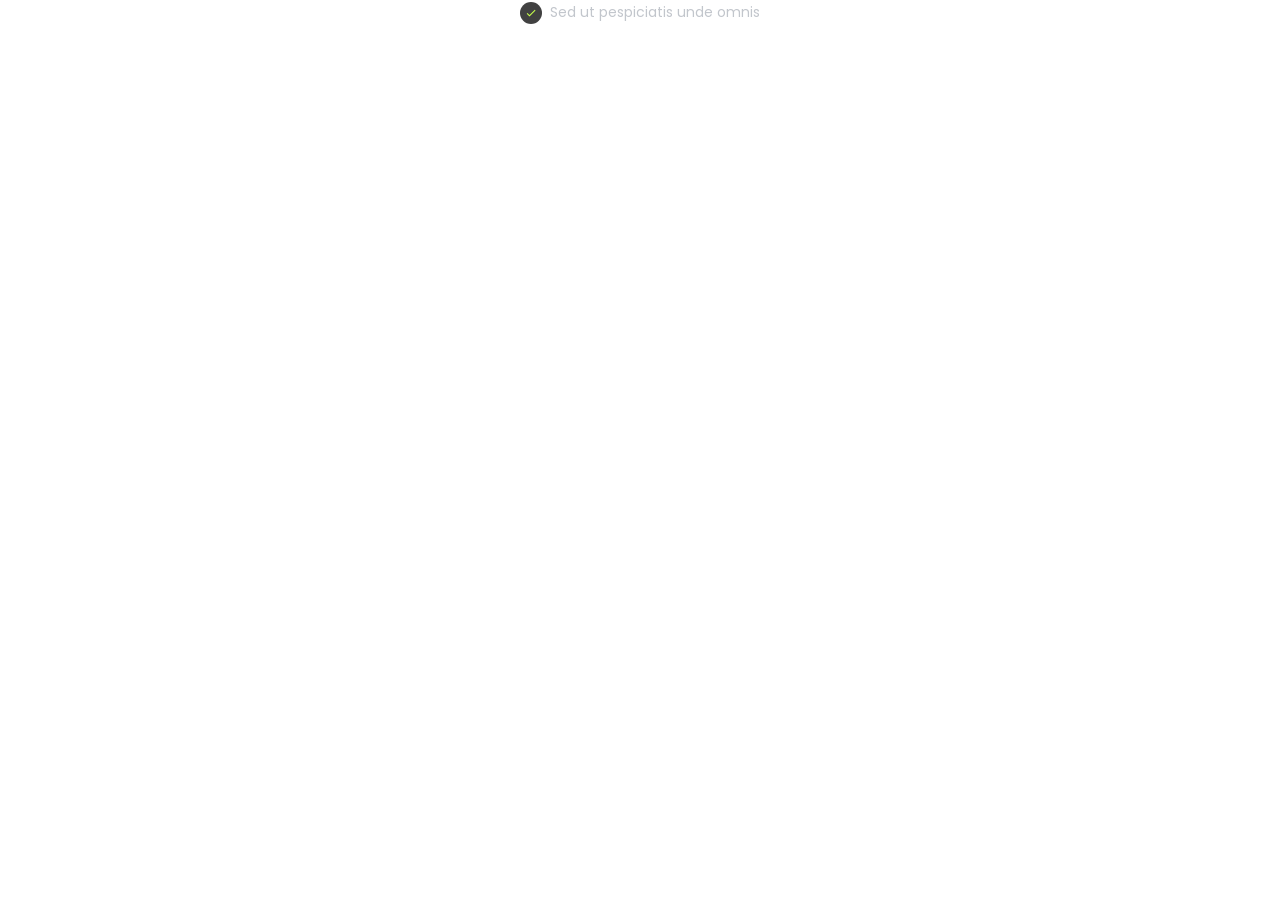
<file: components/includes.html>
<!DOCTYPE html>
<html lang="en">
  <head>
    <title>Planical modern template</title>
    <meta name="viewport" content="width=device-width, initial-scale=1.0" />
    <meta charset="utf-8" />
    <meta property="twitter:card" content="summary_large_image" />

    <style data-tag="reset-style-sheet">
      html {  line-height: 1.15;}body {  margin: 0;}* {  box-sizing: border-box;  border-width: 0;  border-style: solid;}p,li,ul,pre,div,h1,h2,h3,h4,h5,h6,figure,blockquote,figcaption {  margin: 0;  padding: 0;}button {  background-color: transparent;}button,input,optgroup,select,textarea {  font-family: inherit;  font-size: 100%;  line-height: 1.15;  margin: 0;}button,select {  text-transform: none;}button,[type="button"],[type="reset"],[type="submit"] {  -webkit-appearance: button;}button::-moz-focus-inner,[type="button"]::-moz-focus-inner,[type="reset"]::-moz-focus-inner,[type="submit"]::-moz-focus-inner {  border-style: none;  padding: 0;}button:-moz-focus,[type="button"]:-moz-focus,[type="reset"]:-moz-focus,[type="submit"]:-moz-focus {  outline: 1px dotted ButtonText;}a {  color: inherit;  text-decoration: inherit;}input {  padding: 2px 4px;}img {  display: block;}html { scroll-behavior: smooth  }
    </style>
    <style data-tag="default-style-sheet">
      html {
        font-family: Inter;
        font-size: 16px;
      }

      body {
        font-weight: 400;
        font-style:normal;
        text-decoration: none;
        text-transform: none;
        letter-spacing: normal;
        line-height: 1.15;
        color: var(--dl-color-gray-black);
        background-color: var(--dl-color-gray-white);

      }
    </style>
    <link
      rel="stylesheet"
      href="https://fonts.googleapis.com/css2?family=Inter:wght@100;200;300;400;500;600;700;800;900&amp;display=swap"
      data-tag="font"
    />
    <link
      rel="stylesheet"
      href="https://fonts.googleapis.com/css2?family=Poppins:ital,wght@0,100;0,200;0,300;0,400;0,500;0,600;0,700;0,800;0,900;1,100;1,200;1,300;1,400;1,500;1,600;1,700;1,800;1,900&amp;display=swap"
      data-tag="font"
    />
  </head>
  <body>
    <link rel="stylesheet" href="../style.css" />
    <div>
      <link href="./includes.css" rel="stylesheet" />
      <div class="includes-mark">
        <div class="includes-icon">
          <svg viewBox="0 0 1024 1024" class="includes-icon1">
            <path d="M384 690l452-452 60 60-512 512-238-238 60-60z"></path>
          </svg>
        </div>
        <label class="includes-label">
          <span>Sed ut pespiciatis unde omnis</span>
        </label>
      </div>
    </div>
  </body>
</html>
</file>
<file: style.css>
:root {
  --dl-color-gray-500: #595959;
  --dl-color-gray-700: #999999;
  --dl-color-gray-900: #D9D9D9;
  --dl-size-size-large: 144px;
  --dl-size-size-small: 48px;
  --dl-color-danger-300: #A22020;
  --dl-color-danger-500: #BF2626;
  --dl-color-danger-700: #E14747;
  --dl-color-gray-black: #000000;
  --dl-color-gray-white: #FFFFFF;
  --dl-size-size-medium: 96px;
  --dl-size-size-xlarge: 192px;
  --dl-size-size-xsmall: 16px;
  --dl-space-space-unit: 16px;
  --dl-color-primary-100: #896acb;
  --dl-color-primary-300: #0074F0;
  --dl-color-primary-500: #14A9FF;
  --dl-color-primary-700: #85DCFF;
  --dl-color-success-300: #199033;
  --dl-color-success-500: #32A94C;
  --dl-color-success-700: #4CC366;
  --dl-color-secondary: #f58a0b;
  --dl-color-tertiary: #f24aa3;
  --dl-size-size-xxlarge: 288px;
  --dl-size-size-maxwidth: 1400px;
  --dl-radius-radius-round: 50%;
  --dl-space-space-halfunit: 8px;
  --dl-space-space-sixunits: 96px;
  --dl-space-space-twounits: 32px;
  --dl-radius-radius-radius2: 2px;
  --dl-radius-radius-radius4: 4px;
  --dl-radius-radius-radius8: 8px;
  --dl-space-space-fiveunits: 80px;
  --dl-space-space-fourunits: 64px;
  --dl-space-space-threeunits: 48px;
  --dl-space-space-oneandhalfunits: 24px;
}


/* --------- Default style-------------- */
html {
  font-family: Inter;
  font-size: 16px;
}

body {
  font-weight: 400;
  font-style: normal;
  text-decoration: none;
  text-transform: none;
  letter-spacing: normal;
  line-height: 1.15;
  color: var(--dl-color-gray-black);
  background-color: var(--dl-color-gray-white);


}

/* ------------------------------------- */

/* ------------ Reset Style ---------------*/
html {
  line-height: 1.15;
}

body {
  margin: 0;
}

* {
  box-sizing: border-box;
  border-width: 0;
  border-style: solid;
}

p,
li,
ul,
pre,
div,
h1,
h2,
h3,
h4,
h5,
h6,
figure,
blockquote,
figcaption {
  margin: 0;
  padding: 0;
}

button {
  background-color: transparent;
}

button,
input,
optgroup,
select,
textarea {
  font-family: inherit;
  font-size: 100%;
  line-height: 1.15;
  margin: 0;
}

button,
select {
  text-transform: none;
}

button,
[type="button"],
[type="reset"],
[type="submit"] {
  -webkit-appearance: button;
}

button::-moz-focus-inner,
[type="button"]::-moz-focus-inner,
[type="reset"]::-moz-focus-inner,
[type="submit"]::-moz-focus-inner {
  border-style: none;
  padding: 0;
}

button:-moz-focus,
[type="button"]:-moz-focus,
[type="reset"]:-moz-focus,
[type="submit"]:-moz-focus {
  outline: 1px dotted ButtonText;
}

a {
  color: inherit;
  text-decoration: inherit;
}

input {
  padding: 2px 4px;
}

img {
  display: block;
}

html {
  scroll-behavior: smooth
}



/* ----------- New Section For Context----------- */
.merged-card {
  gap: var(--dl-space-space-oneandhalfunits);
  flex: 1;
  display: flex;
  height: 384px;
  width: 392px;
  padding: var(--dl-space-space-threeunits);
  position: relative;
  align-items: center;
  border-radius: 20px;
  flex-direction: column;
  justify-content: center;
  background-color: #292929;
}

.merged-icon {
  display: flex;
  padding: var(--dl-space-space-unit);
  align-items: center;
  aspect-ratio: 1;
  border-radius: 50%;
  flex-direction: column;
  justify-content: center;
  /* background-color: #80FF44; */
}

.merged-icon1 {
  height: 175px;
  object-fit: cover;
}

.merged-content {
  gap: var(--dl-space-space-halfunit);
  display: flex;
  align-items: flex-start;
  flex-direction: column;
  justify-content: flex-start;
}

.merged-header-text {
  color: rgb(255, 255, 255);
  font-size: 24px;
  font-style: normal;
  font-family: Poppins;
  font-weight: 600;
  line-height: 36px;
}

.merged-card-desc {
  color: #C2C6CC;
  font-family: Poppins;
  line-height: 28px;
}

@media(max-width: 991px) {
  .merged-root-class-name {
    flex: 0 0 auto;
    width: 100%;
  }

  .merged-root-class-name1 {
    flex: 0 0 auto;
    width: 100%;
  }

  .merged-root-class-name2 {
    flex: 0 0 auto;
    width: 100%;
  }
}

.merged-section001 {
  width: 100%;
  display: flex;
  overflow: auto;
  min-height: 100vh;
  overflow-x: hidden;
  align-items: center;
  flex-direction: column;
  background-color: #0F0F0F;
}

.merged-header {
  width: 100%;
  display: flex;
  max-width: 1200px;
  align-items: center;
  flex-direction: row;
  justify-content: space-between;
}

.merged-left {
  gap: var(--dl-space-space-oneandhalfunits);
  width: 100%;
  display: flex;
  max-width: 600px;
  align-items: flex-start;
  flex-direction: column;
  justify-content: center;
}

.merged-right {
  gap: var(--dl-space-space-unit);
  display: flex;
  align-items: center;
  flex-direction: column;
  justify-content: center;
}

.merged-paragraph {
  width: 100%;
  max-width: 480px;
}

.merged-cards {
  gap: var(--dl-space-space-threeunits);
  width: 100%;
  display: flex;
  padding-top: var(--dl-space-space-sixunits);
  max-width: 1200px;
  align-items: center;
  flex-direction: row;
  justify-content: center;
}

@media(max-width: 991px) {
  .merged-section001 {
    gap: var(--dl-space-space-threeunits);
    padding-top: 100px;
    padding-bottom: 100px;
  }

  .merged-header {
    gap: var(--dl-space-space-unit);
    align-items: flex-start;
    flex-direction: column;
    justify-content: flex-start;
  }

  .merged-cards {
    gap: var(--dl-space-space-oneandhalfunits);
    flex-direction: column;
  }
}

@media(max-width: 767px) {
  .merged-left {
    gap: var(--dl-space-space-unit);
  }
}

/* Gradient Text */

.gradient-text {
  background: linear-gradient(310deg, var(--dl-color-primary-100), var(--dl-color-tertiary));
  -webkit-background-clip: text;
  background-clip: text;
  color: transparent;
  -webkit-text-fill-color: transparent;

}


/* Waveform */

.waveform-video-container {
  position: relative;
  width: 100%;
  max-width: 1200px;
  /* Adjust based on your layout */
  margin-top: 20px;
}

.waveform-video {
  width: 100%;
  max-height: 300px;
  /* Adjust based on your preference */
  object-fit: cover;
}

.video-control {
  position: absolute;
  right: 10px;
  bottom: 10px;
  background-color: var(--dl-color-secondary);
  border: none;
  padding: 10px;
  color: white;
  cursor: pointer;
}

@media (max-width: 991px) {
  .waveform-video {
    max-height: 100px;
  }
}




/* ---------------------------------------------- */



/* --------------------------------------- */

.home-checkmarks li {
  margin-bottom: 15px;
  /* Adjust this value as needed */
}

/* Adjust line spacing within bullet points */
.home-checkmarks li div {
  line-height: 2;
  /* Adjust this value as needed */
}

li {
  line-height: 2;
  /* Adjust this value as needed */
}

ul.home-checkmarks {
  list-style-type: none;
  color: #f1f1f1;
  padding: 0;
  gap: var(--dl-space-space-unit);
  display: flex;
  align-items: flex-start;
  flex-direction: column;
  justify-content: flex-start;
}

ul.home-checkmarks li {
  gap: var(--dl-space-space-halfunit);
  display: flex;
  position: relative;
  align-items: center;
  flex-direction: row;
  justify-content: center;
}

.mark-icon {
  display: flex;
  padding: var(--dl-space-space-halfunit);
  align-items: center;
  border-radius: 50%;
  flex-direction: row;
  justify-content: center;
  background-color: #292929;
}

.mark-icon1 {
  fill: #f57832;
  width: 12px;
  height: 12px;
}


.rotating-text-container {
  background: linear-gradient(310deg, var(--dl-color-primary-100), var(--dl-color-tertiary));
  ;
  -webkit-background-clip: text;
  background-clip: text;
  color: transparent;
  -webkit-text-fill-color: transparent;
  /* For Safari */
  display: inline;
  /* Align with the typewriter cursor */
}

#rotating-text {
  white-space: nowrap;
  /* Prevent text wrapping */
  display: inline;
  /* Required for the gradient to work correctly */
}

#rotating-text:after {
  content: '|';
  /* The typewriter cursor */
  animation: blink 1s infinite;
  color: #894cff;
  /* Make the cursor green */
}

@keyframes blink {

  0%,
  100% {
    opacity: 1;
  }

  50% {
    opacity: 0;
  }
}




/* --------------------------------------- */
@media(min-width: 991px) {
  .home-section {
    background-position: right center;
    background-repeat: no-repeat;
    background-size: 50%;
    background-image:
      url('public/PexelsImgs/banner-flip-removebg.webp');
  }
}

@media(max-width: 767px) {
  .home-section {
    /* background-image:
      url('public/PexelsImgs/banner-flip-removebg.png'); */
    background-size: 100%;
  }

}

@media(max-width: 991px) {
  .home-section {
    /*  background-image:
      url('public/PexelsImgs/banner-flip-removebg.png'); */
    background-size: 100%;
  }
}

.home-section1 {
  flex: 1;
  width: 100%;
  display: flex;
  align-items: center;
  padding-top: var(--dl-space-space-oneandhalfunits);
  padding-left: var(--dl-space-space-oneandhalfunits);
  padding-right: var(--dl-space-space-oneandhalfunits);
  flex-direction: column;
  padding-bottom: 120px;
  justify-content: center;
}

.home-text02 {
  color: rgb(255, 255, 255);
  font-size: 40px;
  font-style: normal;
  font-family: Poppins;
  font-weight: 600;
}

.home-features {
  width: 100%;
  display: flex;
  max-width: 1200px;
  margin-top: var(--dl-space-space-fiveunits);
  align-items: center;
  user-select: none;
  border-color: #5A5A5A;
  flex-direction: row;
  justify-content: center;
  border-bottom-width: 1px;
}

.home-text03 {
  color: #0F0F0F;
  font-size: 24px;
  font-style: normal;
  font-family: Poppins;
  font-weight: 600;
}

.home-text04 {
  color: rgb(121, 124, 128);
  font-family: Poppins;
}

.home-text05 {
  color: rgb(255, 255, 255);
  font-size: 24px;
  font-style: normal;
  font-family: Poppins;
  font-weight: 600;
}

.home-text06 {
  color: rgb(121, 124, 128);
  font-family: Poppins;
}

.home-text07 {
  color: rgb(255, 255, 255);
  font-size: 24px;
  font-style: normal;
  font-family: Poppins;
  font-weight: 600;
}

.home-text08 {
  color: rgb(121, 124, 128);
  font-family: Poppins;
}

.note-note {
  display: flex;
  align-items: center;
  /* Center the content vertically */
  justify-content: center;
  /* Elements on either side */
  width: 100%;
  max-width: 1200px;
  position: relative;
}

.note-content,
.pricing-section {
  flex: 1;
  max-width: 100%;
  padding: 20px;
  /* Each side takes up half the width */
}

.note-main {
  display: flex;
  align-items: center;
  /* Align the heading vertically */
  justify-content: center;
  text-align: center;
  /* Center the heading text */
  flex-direction: column;
  height: 100%;
}

/* Pricing Table */

.table-container {
  max-width: 1200px;
  width: 100%;
  margin: auto;
  padding-top: var(--dl-space-space-twounits);
  padding-bottom: var(--dl-space-space-twounits);
}

.pricing-table {
  width: 100%;
  border-collapse: separate;
  border-spacing: 0 7px;
  text-align: center;
}

.pricing-table th,
.pricing-table td {
  background-color: white;
  padding: 15px;
  border-radius: 8px;
}

.pricing-table tr {
  box-shadow: -8px 0 8px -6px rgba(0, 0, 0, 0.15), 0 8px 8px -6px rgba(0, 0, 0, 0.15);
  margin-bottom: 15px;
}

.pricing-table td {
  color: #666;
  font-size: 16px;
  box-shadow: none;
  vertical-align: middle;
  text-align: center;
}

.pricing-table th {
  background-image: linear-gradient(310deg, #894cff, #f57832);
  background-clip: text;
  -webkit-background-clip: text;
  color: transparent;
  font-size: 20px;
  text-align: left;
}

.pricing-table tr:hover td {
  background-color: transparent;
}

.table-price-data {
  float: right;
  padding-right: 15%;
}

.pricing-table td:last-child {
  text-align: right;
}

hr {
  border: none;
  height: 1px;
  background-color: #ccc;
  margin: 10px 0;
}

@media (max-width: 600px) {
  .table-container {
    padding: 10px;
  }

  .pricing-table th,
  .pricing-table td {
    padding: 10px;
    font-size: 16px;
  }
}

@media (max-width: 768px) {
  .note-content {
    min-width: 100%;
    /* Ensure full width is used on smaller screens */
  }
}

[data-service-container] {
  display: none;
}

[data-service-container="prompt"] {
  display: contents;
  flex-direction: column;
  /* Ensures a vertical layout */
}

[data-service-content] {
  display: block;
  flex-grow: 1;
  min-width: 0;
}

.note-container {
  max-width: 100%;
}

.feature {
  cursor: pointer;
}


/* ----- */
.note-heading {
  color: rgb(255, 255, 255);
  font-size: 32px;
  font-style: normal;
  font-family: Poppins;
  font-weight: 500;
}

.note-paragraph {
  color: #CCCCCC;
  font-family: Poppins;
  line-height: 28px;
}

.note-explore-more {
  gap: var(--dl-space-space-oneandhalfunits);
  cursor: pointer;
  display: flex;
  transition: 0.3s;
  align-items: center;
  border-color: #80FF44;
  flex-direction: column;
  padding-bottom: var(--dl-space-space-halfunit);
  justify-content: center;
  border-bottom-width: 1px;
}

.note-explore-more:hover {
  opacity: 0.5;
}

.note-text5 {
  color: #80FF44;
  font-style: normal;
  font-weight: 500;
  line-height: 24px;
}

.note-image {
  flex: 1;
  display: flex;
  align-items: center;
  flex-direction: row;
  justify-content: flex-end;
}

.note-image1 {
  object-fit: cover;
  height: 358px;
  width: 469px;
}

@media(max-width: 991px) {
  .note-note {
    gap: var(--dl-space-space-fourunits);
    flex-direction: column;
  }

  .note-content {
    min-width: 100%;
  }

  .note-main {
    align-items: flex-start;
  }
}

@media(max-width: 767px) {
  .note-note {
    gap: var(--dl-space-space-threeunits);
  }

  .note-main {
    width: 100%;
    align-items: flex-start;
  }

  .note-heading {
    font-size: 28px;
  }

  .note-paragraph {
    line-height: 24px;
  }
}

@media(max-width: 479px) {
  .note-image1 {
    width: 100%;
  }
}


/* ---------Form --------------- */
.form-popup {
  display: none;
  position: relative;
  border: 3px solid #f1f1f1;
  z-index: 9;
}

.form-container {
  display: flex;
  flex-direction: row;
  justify-content: space-between;
  gap: 10px;
  max-width: 100%;
  background-color: #292929;
  padding: var(--dl-space-space-halfunit);
  border-radius: 50px;
}

.form-container input[type=text],
.form-container textarea,
.form-container .btn {
  flex: 1;
}

.form-container input[type=text],
.form-container textarea {
  width: 100%;
  color: #ffffff;
  height: 24px;
  line-height: 24px;
  padding-left: var(--dl-space-space-oneandhalfunits);
  outline-style: none;
  background-color: rgba(217, 217, 217, 0);
  border: none;
  border-radius: 0;
  margin: 0;
}

.form-container h1 {
  display: none;
}

.form-container label {
  display: none;
}

.form-container .btn {
  background-color: #80FF44;
  color: white;
  padding: 16px 20px;
  border: none;
  cursor: pointer;
  width: 100%;
  margin-bottom: 10px;
  opacity: 0.8;
  padding-top: var(--dl-space-space-unit);
  padding-left: var(--dl-space-space-oneandhalfunits);
  padding-right: var(--dl-space-space-oneandhalfunits);
  padding-bottom: var(--dl-space-space-unit);
  margin-left: var(--dl-space-space-oneandhalfunits);
}

.form-container .btn:before {
  content: "->";
  margin-right: 5px;
}

.form-container .cancel {
  background-color: red;
  margin-left: var(--dl-space-space-oneandhalfunits);
}

.form-container .btn:hover,
.open-button:hover {
  opacity: 1;
}

.home-get-started4 {
  transition: all 0.3s ease;
}

.form-popup {
  display: none;
  transition: opacity 0.3s ease;
}

.form-popup.show {
  display: block;
  opacity: 1;
}

/* ------------------------------------- */

/* Main CSS */
.button {
  cursor: pointer;
  display: flex;
  transition: 0.3s;
  align-items: center;
  padding-top: var(--dl-space-space-oneandhalfunits);
  padding-left: var(--dl-space-space-twounits);
  border-radius: 58px;
  padding-right: var(--dl-space-space-twounits);
  flex-direction: column;
  padding-bottom: var(--dl-space-space-oneandhalfunits);
  background: linear-gradient(310deg, var(--dl-color-primary-100), var(--dl-color-tertiary));
}

.logo {
  font-family: 'Encode Sans SC', sans-serif;
  font-family: 'Major Mono Display', monospace;
  color: white;
  font-weight: 700;
  font-size: 50px;
  margin-left: 7vw;
  text-decoration: none;
  /* Removes underline from hyperlink */
}


.button:hover {
  opacity: 0.5;
}

.textarea {
  color: var(--dl-color-gray-black);
  cursor: auto;
  padding: 0.5rem;
  border-color: var(--dl-color-gray-black);
  border-width: 1px;
  border-radius: 4px;
  background-color: var(--dl-color-gray-white);
}

.list {
  width: 100%;
  margin: 1em 0px 1em 0px;
  display: block;
  padding: 0px 0px 0px 1.5rem;
  list-style-type: none;
  list-style-position: outside;
}

.list-item {
  display: list-item;
}

.teleport-show {
  display: flex !important;
  transform: none !important;
}

.nav-link {
  color: #fff;
  font-size: 16px;
  font-style: Medium;
  text-align: left;
  transition: 0.3s;
  font-family: Poppins;
  font-weight: 500;
  line-height: normal;
  font-stretch: normal;
  text-decoration: none;
}

.nav-link:hover {
  opacity: 0.5;
}

.get-started {
  cursor: pointer;
  display: flex;
  transition: 0.3s;
  align-items: center;
  padding-top: var(--dl-space-space-unit);
  border-color: transparent;
  padding-left: var(--dl-space-space-oneandhalfunits);
  border-radius: 58px;
  padding-right: var(--dl-space-space-oneandhalfunits);
  padding-bottom: var(--dl-space-space-unit);
  justify-content: center;
  text-decoration: none;
  background-color: rgba(42, 42, 42, 1);
}

.get-started:hover {
  opacity: 0.5;
}

.avatar {
  width: var(--dl-size-size-small);
  height: var(--dl-size-size-small);
  object-fit: cover;
  border-radius: var(--dl-radius-radius-round);
}

/* .feature {
  gap: var(--dl-space-space-halfunit);
  flex: 1;
  display: flex;
  align-items: center;
  flex-direction: column;
  padding-bottom: var(--dl-space-space-oneandhalfunits);
  justify-content: center;
} */

.feature {
  gap: var(--dl-space-space-halfunit);
  flex: 1;
  display: flex;
  align-items: center;
  flex-direction: column;
  padding: var(--dl-space-space-oneandhalfunits);
  justify-content: center;
  background-color: white;
  /* Apple-like white cards */
  border-radius: 4px;
  /* Rounded corners */
  /* box-shadow: 0 10px 30px rgba(0, 0, 0, 0.1); */
  /* Subtle shadow for depth */
  transition: transform 0.3s ease-in-out;
  /* Smooth transition for hover effect */
}

.feature:hover {
  transform: translateY(-2px);
  /* Slight lift when hovered */
  box-shadow: 0 15px 25px rgba(0, 0, 0, 0.2);
  /* Increased shadow on hover */
}

.feature-active {
  border-color: var(--dl-color-tertiary);
  border-bottom-width: 4px;
}

.section-head {
  background: linear-gradient(310deg, var(--dl-color-primary-100), var(--dl-color-tertiary));
  -webkit-background-clip: text;
  background-clip: text;
  color: transparent;
  -webkit-text-fill-color: transparent;
  font-style: normal;
  font-family: Poppins;
  font-weight: 600;
  line-height: 24px;
  font-size: 22px;
  letter-spacing: 2px;
  text-transform: uppercase;
}

.section-heading {
  color: #0f0f0f;
  font-size: 40px;
  font-style: normal;
  font-family: Poppins;
  font-weight: 600;
  line-height: 48px;
}

.contact-heading {
  color: #fff;
  font-size: 40px;
  font-style: normal;
  font-family: Poppins;
  font-weight: 600;
  line-height: 48px;
}

.section-description {
  color: rgb(204, 204, 204);
  width: 100%;
  max-width: 600px;
  font-family: Poppins;
  line-height: 28px;
}

.list-text {
  color: #0f0f0f
}

.accordion-element {
  gap: var(--dl-space-space-fiveunits);
  width: 100%;
  cursor: pointer;
  display: flex;
  position: relative;
  max-width: 600px;
  transition: .5s all linear;
  align-items: center;
  padding-top: var(--dl-space-space-unit);
  user-select: none;
  border-color: #5A5A5A;
  flex-direction: row;
  padding-bottom: var(--dl-space-space-unit);
  justify-content: center;
  border-bottom-width: 1px;
}

.side {
  top: 0;
  left: 0;
  width: 100%;
  height: 100%;
  position: absolute;
  backdrop-filter: blur(130px);
}

.switch {
  cursor: pointer;
  display: flex;
  transition: 0.3s;
  align-items: center;
  padding-top: var(--dl-space-space-unit);
  padding-left: var(--dl-space-space-oneandhalfunits);
  border-radius: 48px;
  padding-right: var(--dl-space-space-oneandhalfunits);
  flex-direction: column;
  padding-bottom: var(--dl-space-space-unit);
  justify-content: center;
  background-color: #0F0F0F;
}

.switch:hover {
  opacity: .5;
}

.social {
  width: 24px;
  cursor: pointer;
  height: 24px;
  object-fit: cover;
  transition: 0.3s;
  text-decoration: none;
}

.social:hover {
  opacity: 0.5;
}

.footer-header {
  color: rgb(255, 255, 255);
  width: 100%;
  font-size: 20px;
  font-style: normal;
  font-family: Poppins;
  font-weight: 500;
  line-height: 30px;
}

.footer-link {
  color: rgb(204, 204, 204);
  font-size: 14px;
  font-family: Poppins;
  line-height: 21px;
}

.Heading {
  font-size: 32px;
  font-family: Inter;
  font-weight: 700;
  line-height: 1.15;
  text-transform: none;
  text-decoration: none;
}

.Content {
  font-size: 16px;
  font-family: Inter;
  font-weight: 400;
  line-height: 1.15;
  text-transform: none;
  text-decoration: none;
}

@media(max-width: 767px) {
  .nav-link {
    color: black;
  }

  .accordion-element {
    gap: var(--dl-space-space-oneandhalfunits);
  }
}

@media(max-width: 479px) {
  .accordion-element {
    max-width: auto;
  }
}


/* Particles CSS */
/* just to be sure these are full screen*/

/* canvas { 
  position: absolute; 
  top: 0;
  left: 0;
  width: 100%;
  height: 100%;
  background-color: transparent; 
  z-index: -1; 
}
 */

canvas {
  position: fixed;
  top: 0;
  left: 0;
  width: 100vw;
  height: 100vh;
  background-color: transparent;
  z-index: -1;
}



/*  */
</file>
<file: index.css>
.navbar-navbar {
  width: 100vw;
  display: flex;
  z-index: 1000;
  position: relative;
  /* max-width: ; */
  align-self: auto;
  background-color: #0f0f0f;
  align-items: center;
  flex-shrink: 1;
  padding-top: var(--dl-space-space-twounits);
  padding-left: var(--dl-space-space-oneandhalfunits);
  padding-right: var(--dl-space-space-oneandhalfunits);
  padding-bottom: var(--dl-space-space-twounits);
}

.navbar-branding-logo {
  box-sizing: content-box;
}

.navbar-nav-content {
  gap: var(--dl-space-space-threeunits);
  display: flex;
  align-items: center;
  margin-left: auto;
  margin-right: 7vw;
  flex-direction: row;
  justify-content: flex-start;
}

.navbar-nav-links {
  gap: var(--dl-space-space-threeunits);
  display: flex;
  align-items: flex-start;
  border-color: transparent;
}

.navbar-link {
  text-decoration: none;
}

.navbar-text2 {
  color: rgba(255, 255, 255, 1);
  align-self: auto;
  font-style: Medium;
  text-align: left;
  font-family: Poppins;
  font-weight: 500;
  font-stretch: normal;
  text-decoration: none;
}

.navbar-hamburger {
  display: none;
}

.navbar-image {
  width: 100px;
  object-fit: cover;
}

.navbar-mobile-menu {
  gap: var(--dl-space-space-twounits);
  top: 0;
  left: 0;
  width: 100vw;
  height: 100vh;
  display: flex;
  padding: var(--dl-space-space-twounits);
  z-index: 100;
  position: fixed;
  transform: translateX(100%);
  transition: 0.3s;
  align-items: stretch;
  flex-direction: column;
  background-color: #fff;
}

.navbar-branding {
  display: flex;
  align-items: center;
  flex-direction: row;
  justify-content: space-between;
}

.navbar-image1 {
  width: 100px;
  filter: brightness(0) saturate(100%);
  object-fit: cover;
}

.navbar-container {
  display: flex;
  align-items: center;
  flex-direction: row;
  justify-content: space-between;
}

.navbar-icon {
  width: 24px;
  height: 24px;
}

.navbar-nav-links1 {
  gap: var(--dl-space-space-unit);
  color: var(--dl-color-gray-black);
  display: flex;
  flex-direction: column;
}

.navbar-text3 {
  color: rgba(255, 255, 255, 1);
  align-self: auto;
  font-style: Medium;
  text-align: left;
  font-family: Poppins;
  font-weight: 500;
  font-stretch: normal;
  text-decoration: none;
}

.navbar-container2 {
  display: contents;
}

@media(max-width: 767px) {

  .navbar-branding-logo {
    width: 80px;
  }

  .navbar-nav-links {
    display: none;
  }

  .navbar-get-started {
    display: none;
  }

  .navbar-hamburger {
    display: flex;
    padding-left: var(--dl-space-space-unit);
    padding-right: var(--dl-space-space-unit);
  }

  .navbar-image {
    width: 16px;
    height: 14px;
  }

  .navbar-branding {
    width: 100%;
  }

  .navbar-nav-links1 {
    margin-top: var(--dl-space-space-twounits);
    align-items: flex-start;
    margin-bottom: var(--dl-space-space-twounits);
    justify-content: center;
  }
}


.card-card {
  gap: var(--dl-space-space-oneandhalfunits);
  flex: 1;
  display: flex;
  padding: var(--dl-space-space-fourunits);
  /* position: relative; */
  align-items: flex-start;
  border-radius: 20px;
  flex-direction: column;
  justify-content: flex-start;
  background-color: #292929;
}

@media (min-width:992px) {
  .card-card {
    height: 230px;
    width: 320px;
  }

}

@media (max-width: 767px) {
  .card-card {
    height: 230px;
    width: auto
  }
}



.card-icon {
  display: flex;
  padding: var(--dl-space-space-unit);
  align-items: center;
  aspect-ratio: 1;
  border-radius: 50%;
  flex-direction: column;
  justify-content: center;
  background-color: #80FF44;
}

.card-icon1 {
  height: 30px;
  object-fit: cover;
}

.card-content {
  gap: var(--dl-space-space-halfunit);
  display: flex;
  align-items: flex-start;
  flex-direction: column;
  justify-content: flex-start;
}

.card-header {
  color: rgb(255, 255, 255);
  font-size: 24px;
  font-style: normal;
  font-family: Poppins;
  font-weight: 600;
  line-height: 36px;
}

.card-description {
  color: #C2C6CC;
  font-family: Poppins;
  line-height: 28px;
}



@media(max-width: 991px) {
  .card-root-class-name {
    flex: 0 0 auto;
    width: 100%;
  }

  .card-root-class-name1 {
    flex: 0 0 auto;
    width: 100%;
  }

  .card-root-class-name2 {
    flex: 0 0 auto;
    width: 100%;
  }
}

.accordion-accordion {
  display: flex;
  position: relative;
  align-items: flex-start;
  flex-direction: column;
  justify-content: center;
}

.accordion-element {
  width: 640px;
  user-select: none;
}

.accordion-details {
  gap: var(--dl-space-space-halfunit);
  width: 100%;
  display: flex;
  align-items: flex-start;
  flex-direction: column;
  justify-content: center;
}

.accordion-text {
  color: var(--dl-color-gray-white);
  width: 100%;
  font-size: 18px;
  max-width: 535px;
  font-style: normal;
  font-family: Poppins;
  font-weight: 600;
  line-height: 27px;
}

.accordion-text1 {
  color: var(--dl-color-gray-900);
  width: 100%;
  max-width: 535px;
  font-family: Poppins;
  line-height: 24px;
  user-select: text;
}

.accordion-icon {
  fill: var(--dl-color-gray-white);
  width: var(--dl-size-size-xsmall);
  height: var(--dl-size-size-xsmall);
}

.accordion-element1 {
  width: 640px;
  user-select: none;
}

.accordion-details1 {
  gap: var(--dl-space-space-halfunit);
  width: 100%;
  display: flex;
  align-items: flex-start;
  flex-direction: column;
  justify-content: center;
}

.accordion-text2 {
  color: var(--dl-color-gray-white);
  width: 100%;
  font-size: 18px;
  max-width: 535px;
  font-style: normal;
  font-family: Poppins;
  font-weight: 600;
  line-height: 27px;
}

.accordion-text3 {
  color: var(--dl-color-gray-900);
  width: 100%;
  max-width: 535px;
  font-family: Poppins;
  line-height: 24px;
  user-select: text;
}

.accordion-icon2 {
  fill: var(--dl-color-gray-white);
  width: var(--dl-size-size-xsmall);
  height: var(--dl-size-size-xsmall);
}

.accordion-element2 {
  width: 640px;
  user-select: none;
}

.accordion-details2 {
  gap: var(--dl-space-space-halfunit);
  width: 100%;
  display: flex;
  align-items: flex-start;
  flex-direction: column;
  justify-content: center;
}

.accordion-text4 {
  color: var(--dl-color-gray-white);
  width: 100%;
  font-size: 18px;
  max-width: 535px;
  font-style: normal;
  font-family: Poppins;
  font-weight: 600;
  line-height: 27px;
}

.accordion-text5 {
  color: var(--dl-color-gray-900);
  width: 100%;
  max-width: 535px;
  font-family: Poppins;
  line-height: 24px;
  user-select: text;
}

.accordion-icon4 {
  fill: var(--dl-color-gray-white);
  width: var(--dl-size-size-xsmall);
  height: var(--dl-size-size-xsmall);
}


.accordion-root-class-name2 {
  align-self: flex-end;
}

@media(max-width: 767px) {
  .accordion-element {
    width: 100%;
    max-width: 560px;
  }

  .accordion-text {
    font-size: 16px;
    line-height: 24px;
  }

  .accordion-element1 {
    width: 100%;
    max-width: 560px;
  }

  .accordion-text2 {
    font-size: 16px;
  }

  .accordion-element2 {
    width: 100%;
    max-width: 560px;
  }

  .accordion-text4 {
    font-size: 16px;
  }
}

@media(max-width: 479px) {
  .accordion-element {
    width: 350px;
    max-width: auto;
  }

  .accordion-element1 {
    width: 350px;
    max-width: auto;
  }

  .accordion-element2 {
    width: 350px;
    max-width: auto;
  }
}

.home-container {
  /* --background-size: 20px 20px; */
  width: 100%;
  display: flex;
  overflow: hidden;
  min-height: 100vh;
  overflow-x: hidden;
  align-items: center;
  flex-direction: column;
  background-color: #f1efed85;
  position: relative;
  /*  background-image: radial-gradient(circle, #f0f0f0 2px, transparent 2px);
  background-size: 20px 20px; */
}


.home-section {
  width: 100%;
  height: 100vh;
  display: flex;
  align-items: center;
  border-color: #51515A;
  padding-left: var(--dl-space-space-oneandhalfunits);
  padding-right: var(--dl-space-space-oneandhalfunits);
  flex-direction: column;
  /* border-bottom-width: 1px; */
}

.home-hero {
  width: 100%;
  display: flex;
  max-width: 1200px;
  align-items: center;
  flex-direction: row;
  justify-content: space-between;
  padding-top: 10%;

}

.home-content {
  gap: var(--dl-space-space-fiveunits);
  width: 100%;
  display: flex;
  max-width: 600px;
  align-items: flex-start;
  flex-direction: column;
}

.home-main {
  gap: var(--dl-space-space-threeunits);
  display: flex;
  align-items: flex-start;
  flex-direction: column;
}

.home-header {
  gap: var(--dl-space-space-unit);
  display: flex;
  align-items: center;
  flex-direction: column;
}

.home-heading {
  color: #0f0f0f;
  font-size: 60px;
  align-self: stretch;
  max-width: 607px;
  font-style: normal;
  font-family: Poppins;
  font-weight: 600;
}

.home-caption {
  color: #0f0f0f;
  font-size: 20px;
  font-family: Poppins;
  line-height: 30px;
}

.home-buttons {
  gap: var(--dl-space-space-unit);
  display: flex;
  align-items: center;
  flex-direction: row;
}

.home-get-started {
  display: flex;
  background-color: #80FF44;
}

.home-text {
  color: #000000;
  font-size: 16px;
  font-style: normal;
  font-family: Poppins;
  font-weight: 500;
  line-height: 24px;
}

.button-text {
  color: #fff;
  font-size: 16px;
  font-style: normal;
  font-family: Poppins;
  font-weight: 500;
  line-height: 24px;
}

.home-get-started1 {
  background-color: #2A2A2A;
}

.home-text01 {
  color: rgb(255, 255, 255);
  font-size: 16px;
  font-style: normal;
  font-family: Poppins;
  font-weight: 500;
  line-height: 24px;
}


.home-section2 {
  /* gap: var(--dl-space-space-sixunits); */
  flex: 1;
  width: 100%;
  display: flex;
  align-items: center;
  padding-top: var(--dl-space-space-twounits);
  padding-left: var(--dl-space-space-oneandhalfunits);
  padding-right: var(--dl-space-space-oneandhalfunits);
  flex-direction: column;
  padding-bottom: 120px;
  justify-content: center;
}

.home-header01 {
  gap: var(--dl-space-space-unit);
  width: 100%;
  display: flex;
  max-width: 900px;
  align-items: center;
  flex-direction: column;
  justify-content: center;
}

.home-text09 {
  color: rgb(255, 255, 255);
  font-size: 40px;
  font-style: normal;
  font-family: Poppins;
  font-weight: 600;
}

.home-text10 {
  color: #0f0f0f;
  width: 100%;
  max-width: 900px;
  padding-top: var(--dl-space-space-halfunit);
  padding-bottom: var(--dl-space-space-halfunit);
  text-align: center;
  font-family: Poppins;
  line-height: 28px;
}


.home-note {
  width: 100%;
  display: flex;
  padding-top: var(--dl-space-space-threeunits);
  padding-bottom: var(--dl-space-space-threeunits);
  max-width: 1200px;
  align-items: center;
  flex-direction: row;
  justify-content: center;
}

.home-image02 {
  flex: 1;
  display: flex;
  align-items: center;
  flex-direction: row;
  justify-content: center;
}

.feature-image {
  object-fit: cover;
  border-radius: 6px;
  height: 580px;
  width: 485px;
}

@media (max-width:767px) {
  .feature-image {
    margin-top: 10%;
    object-fit: cover;
    border-radius: 6px;
    height: 550px;
    width: 350px;
  }
}

.home-content1 {
  gap: var(--dl-space-space-threeunits);
  flex: 1;
  display: flex;
  max-width: 600px;
  align-items: flex-start;
  flex-direction: column;
  justify-content: center;
}

.home-main1 {
  gap: var(--dl-space-space-oneandhalfunits);
  display: flex;
  align-items: flex-start;
  flex-direction: column;
  justify-content: center;
}

.home-caption1 {
  display: flex;
  align-items: center;
  flex-direction: column;
  justify-content: center;
}

.home-heading01 {
  gap: var(--dl-space-space-unit);
  width: 100%;
  display: flex;
  max-width: 600px;
  align-items: flex-start;
  flex-direction: column;
  justify-content: center;
}

.home-text11 {
  color: #0C100C;
  font-size: 16px;
  font-style: normal;
  font-family: Poppins;
  font-weight: 500;
  line-height: 24px;
}

.home-note1 {
  width: 100%;
  display: flex;
  padding-top: var(--dl-space-space-threeunits);
  padding-bottom: var(--dl-space-space-threeunits);
  max-width: 1200px;
  align-items: center;
  flex-direction: row-reverse;
  justify-content: center;
}

.home-image04 {
  flex: 1;
  display: flex;
  align-items: center;
  flex-direction: row;
  justify-content: center;
}

.home-image05 {
  object-fit: cover;
  border-radius: 6px;
  height: 680px;
  width: 402px;
}

.home-content2 {
  gap: var(--dl-space-space-threeunits);
  flex: 1;
  display: flex;
  max-width: 600px;
  align-items: flex-start;
  flex-direction: column;
  justify-content: center;
}

.home-main2 {
  gap: var(--dl-space-space-oneandhalfunits);
  display: flex;
  align-items: flex-start;
  flex-direction: column;
  justify-content: center;
}

.home-caption2 {
  display: flex;
  align-items: center;
  flex-direction: column;
  justify-content: center;
}

.home-section4 {
  color: rgb(198, 255, 75);
}

.home-heading03 {
  gap: var(--dl-space-space-twounits);
  width: 100%;
  display: flex;
  max-width: 600px;
  align-items: flex-start;
  flex-direction: column;
  justify-content: center;
}

.home-header02 {
  gap: var(--dl-space-space-unit);
  display: flex;
  align-items: flex-start;
  flex-direction: column;
  justify-content: center;
}

.home-get-started3 {
  display: flex;
  background-color: #80FF44;
}

.home-text14 {
  color: #0C100C;
  font-size: 16px;
  font-style: normal;
  font-family: Poppins;
  font-weight: 500;
  line-height: 24px;
}

.home-section5 {
  gap: var(--dl-space-space-fiveunits);
  flex: 1;
  width: 100%;
  display: flex;
  align-items: center;
  padding-top: 120px;
  border-color: #51515A;
  padding-left: var(--dl-space-space-oneandhalfunits);
  padding-right: var(--dl-space-space-oneandhalfunits);
  flex-direction: column;
  padding-bottom: 120px;
  justify-content: center;
  border-top-width: 1px;
}

.home-header03 {
  width: 100%;
  display: flex;
  max-width: 1200px;
  align-items: center;
  flex-direction: row;
  justify-content: space-between;
}

.home-left {
  gap: var(--dl-space-space-oneandhalfunits);
  width: 100%;
  display: flex;
  max-width: 600px;
  align-items: flex-start;
  flex-direction: column;
  justify-content: center;
}

.home-right {
  gap: var(--dl-space-space-unit);
  border: 2px dashed rgba(120, 120, 120, 0.4);
  display: flex;
  align-items: center;
  flex-direction: column;
  justify-content: center;
}

.home-cards {
  gap: var(--dl-space-space-threeunits);
  width: 100%;
  display: flex;
  max-width: 1200px;
  align-items: center;
  flex-direction: row;
  justify-content: center;
}

.home-section6 {
  /* gap: var(--dl-space-space-fiveunits); */
  flex: 1;
  width: 100%;
  display: flex;
  align-items: center;
  padding-top: var(--dl-space-space-fourunits);
  padding-bottom: var(--dl-space-space-fourunits);
  padding-left: var(--dl-space-space-oneandhalfunits);
  padding-right: var(--dl-space-space-oneandhalfunits);
  flex-direction: column;
  justify-content: center;
}

.home-container1 {
  width: 100%;
  display: flex;
  align-items: center;
  flex-direction: column;
  justify-content: center;
}

.home-note2 {
  width: 100%;
  display: flex;
  max-width: 1200px;
  align-items: center;
  flex-direction: row-reverse;
  justify-content: center;
}

@media (min-width:992px) {
  .home-note2 {
    height: 400px;
  }

}

.home-image06 {
  flex: 1;
  display: flex;
  align-items: center;
  flex-direction: row;
  justify-content: center;
}

.home-image07 {
  margin-top: var(--dl-space-space-threeunits);
  object-fit: cover;
}

.home-content3 {
  gap: var(--dl-space-space-oneandhalfunits);
  margin-right: var(--dl-space-space-oneandhalfunits);
  margin-left: var(--dl-space-space-oneandhalfunits);
  flex: 1;
  display: flex;
  max-width: 600px;
  align-items: flex-start;
  flex-direction: column;
  justify-content: center;
}

.home-caption3 {
  display: flex;
  align-items: center;
  flex-direction: column;
  padding-bottom: var(--dl-space-space-fourunits);
  justify-content: center;
}

.home-paragraph2 {
  width: 100%;
  text-align: justify;
  max-width: 800px;
  align-self: flex-start;
  margin-top: var(--dl-space-space-oneandhalfunits);
}

.home-heading07 {
  gap: var(--dl-space-space-oneandhalfunits);
  width: 100%;
  display: flex;
  max-width: 600px;
  align-items: flex-start;
  flex-direction: column;
  justify-content: center;
}

.home-heading08 {
  gap: var(--dl-space-space-oneandhalfunits);
  width: 100%;
  display: flex;
  max-width: 600px;
  align-items: flex-start;
  flex-direction: column;
  justify-content: center;
}

@media (max-width: 767px) {
  .home-heading08 {
    padding-bottom: 100px;
  }

  .home-content3 {
    gap: var(--dl-space-space-oneandhalfunits);
    margin-top: var(--dl-space-space-twounits);
    margin-bottom: var(--dl-space-space-twounits);
  }

}

.home-header04 {
  gap: var(--dl-space-space-unit);
  display: flex;
  align-items: flex-start;
  flex-direction: column;
  justify-content: center;
}

.home-note3 {
  width: 100%;
  display: flex;
  max-width: 1200px;
  align-items: center;
  flex-direction: row;
  justify-content: center;
}

.home-container2 {
  display: flex;
  align-items: center;
  flex-direction: row;
  justify-content: center;
}

.home-image08 {
  flex: 1;
  display: flex;
  align-items: center;
  flex-direction: row;
  justify-content: center;
}

.home-image09 {
  object-fit: cover;
  margin-right: var(--dl-space-space-twounits);
  padding-right: var(--dl-space-space-oneandhalfunits);
}

.home-content4 {
  gap: var(--dl-space-space-threeunits);
  flex: 1;
  display: flex;
  position: relative;
  max-width: 600px;
  align-items: flex-start;
  flex-direction: column;
  justify-content: center;
}

.home-heading09 {
  gap: var(--dl-space-space-oneandhalfunits);
  display: flex;
  max-width: 600px;
  align-self: stretch;
  align-items: flex-start;
  flex-direction: column;
  justify-content: center;
}

.home-header05 {
  gap: var(--dl-space-space-unit);
  display: flex;
  align-items: flex-start;
  flex-direction: column;
  justify-content: center;
}

.home-section7 {
  gap: var(--dl-space-space-fiveunits);
  flex: 1;
  width: 100%;
  display: flex;
  position: relative;
  align-items: center;
  padding-left: var(--dl-space-space-oneandhalfunits);
  padding-right: var(--dl-space-space-oneandhalfunits);
  flex-direction: column;
  padding-bottom: 120px;
  justify-content: center;
}

.home-cube {
  top: 20px;
  left: 0px;
  width: 120px;
  height: 120px;
  display: flex;
  position: absolute;
  transform: rotateX(240deg) rotateY(25deg) rotateZ(-110deg);
  align-items: center;
  flex-direction: column;
  justify-content: center;
  transform-style: preserve-3d;
}

.home-top {
  transform: translateZ(-120px);
  background-image: linear-gradient(270deg, rgb(253, 253, 253) 0.00%, rgb(178, 178, 178) 100.00%);
}

.home-front {
  transform: rotateX(90deg);
  background: grey;
  background-image: linear-gradient(90deg, rgb(247, 247, 247) 0.00%, rgb(203, 203, 203) 100.00%);
  transform-origin: bottom;
}

.home-left1 {
  width: 120px;
  transform: translateZ(-120px) rotateY(90deg);
  background-image: linear-gradient(90deg, rgb(247, 247, 247) 0.00%, rgb(203, 203, 203) 100.00%);
  transform-origin: right;
}

.home-banner {
  width: 100%;
  display: flex;
  padding: var(--dl-space-space-fiveunits);
  z-index: 50;
  max-width: 1200px;
  align-items: center;
  border-radius: 20px;
  justify-content: space-between;
  background-color: #292929;
}

.home-banner-landing {
  width: 100%;
  display: flex;
  padding: var(--dl-space-space-fiveunits);
  z-index: 50;
  max-width: 1200px;
  align-items: center;
  border-radius: 20px;
  justify-content: center;
  background-color: #292929;
}

.home-header06 {
  gap: var(--dl-space-space-unit);
  width: 100%;
  display: flex;
  max-width: 600px;
  align-items: flex-start;
  flex-direction: column;
  justify-content: flex-start;
}

.home-description {
  font-size: 20px;
  line-height: 30px;
}

.home-buttons1 {
  gap: var(--dl-space-space-unit);
  display: flex;
  align-items: center;
  justify-content: center;
}

.home-get-started4 {
  display: flex;
  background-color: #80FF44;
}

.home-text17 {
  color: #0C100C;
  font-size: 16px;
  font-style: normal;
  font-family: Poppins;
  font-weight: 500;
  line-height: 24px;
  white-space: nowrap;
}

.home-book-demo {
  display: flex;
  background-color: #ffffff;
}

.home-text18 {
  color: rgb(12, 16, 12);
  font-size: 16px;
  font-style: normal;
  font-family: Poppins;
  font-weight: 500;
  line-height: 24px;
  white-space: nowrap;
}

.home-footer {
  gap: var(--dl-space-space-fiveunits);
  background-color: #0f0f0f;
  flex: 1;
  width: 100%;
  display: flex;
  align-items: center;
  padding-top: 120px;
  padding-left: var(--dl-space-space-oneandhalfunits);
  padding-right: var(--dl-space-space-oneandhalfunits);
  flex-direction: column;
  padding-bottom: var(--dl-space-space-threeunits);
  justify-content: center;
}

.home-content5 {
  width: 100%;
  display: flex;
  max-width: 1200px;
  align-items: flex-start;
  flex-direction: row;
  justify-content: space-between;
}

.home-main-content {
  gap: var(--dl-space-space-fiveunits);
  flex: 1;
  height: 100%;
  display: flex;
  align-items: flex-start;
  flex-direction: column;
  justify-content: flex-start;
}

.home-content6 {
  width: 100%;
  display: flex;
  align-items: flex-start;
  flex-direction: row;
  justify-content: flex-start;
}

.home-main3 {
  gap: var(--dl-space-space-threeunits);
  display: flex;
  align-items: flex-start;
  flex-direction: column;
  justify-content: center;
}

.home-header07 {
  gap: var(--dl-space-space-unit);
  display: flex;
  align-items: flex-start;
  flex-direction: column;
  justify-content: center;
}

.home-branding {
  width: 120px;
  object-fit: cover;
}

.home-text19 {
  color: rgb(255, 255, 255);
  width: 100%;
  font-size: 14px;
  max-width: 260px;
  font-family: Poppins;
  line-height: 21px;
}

.home-socials {
  gap: var(--dl-space-space-unit);
  width: 100%;
  display: flex;
  align-items: flex-start;
  flex-direction: row;
  justify-content: flex-start;
}

.home-link {
  display: contents;
}

.home-link1 {
  display: contents;
}

.home-link2 {
  display: contents;
}

.home-categories {
  gap: var(--dl-space-space-fourunits);
  flex: 1;
  display: flex;
  align-items: flex-start;
  flex-direction: row;
  justify-content: center;
}

.home-category {
  gap: var(--dl-space-space-unit);
  display: flex;
  align-items: flex-start;
  flex-direction: column;
  justify-content: center;
}

.home-header08 {
  gap: var(--dl-space-space-unit);
  display: flex;
  align-items: flex-start;
  flex-direction: column;
  justify-content: center;
}

.home-links {
  gap: var(--dl-space-space-unit);
  width: 100%;
  display: flex;
  align-items: flex-start;
  flex-direction: column;
  justify-content: flex-start;
}

.home-category1 {
  gap: var(--dl-space-space-unit);
  width: 100%;
  display: flex;
  max-width: 175px;
  align-items: flex-start;
  flex-direction: column;
  justify-content: center;
}

.home-header09 {
  gap: var(--dl-space-space-unit);
  display: flex;
  align-items: flex-start;
  flex-direction: column;
  justify-content: center;
}

.home-links1 {
  gap: var(--dl-space-space-unit);
  display: flex;
  align-items: flex-start;
  flex-direction: column;
  justify-content: flex-start;
}

.home-copyright {
  gap: var(--dl-space-space-fiveunits);
  flex: 1;
  width: 100%;
  display: flex;
  align-items: center;
  flex-direction: column;
  justify-content: center;
}

.home-text26 {
  color: rgb(196, 196, 196);
  width: 100%;
  font-size: 14px;
  font-family: Poppins;
  line-height: 21px;
}

.home-subscribe {
  gap: var(--dl-space-space-unit);
  height: 100%;
  display: flex;
  align-items: flex-start;
  flex-direction: column;
  justify-content: flex-start;
}

.home-main4 {
  gap: var(--dl-space-space-oneandhalfunits);
  display: flex;
  align-items: flex-start;
  flex-direction: column;
  justify-content: flex-start;
}

.home-heading12 {
  color: rgb(255, 255, 255);
  font-size: 20px;
  max-width: 275px;
  font-style: normal;
  text-align: left;
  font-weight: 500;
  line-height: 30px;
}

.home-input-field {
  gap: var(--dl-space-space-oneandhalfunits);
  display: flex;
  padding: var(--dl-space-space-halfunit);
  align-items: center;
  border-radius: 50px;
  flex-direction: row;
  justify-content: center;
  background-color: #292929;
}

.home-textinput {
  flex: 1;
  color: #ffffff;
  height: 24px;
  line-height: 24px;
  padding-left: var(--dl-space-space-oneandhalfunits);
  outline-style: none;
  background-color: rgba(217, 217, 217, 0);
}

.home-buy {
  display: flex;
  padding-top: var(--dl-space-space-unit);
  padding-left: var(--dl-space-space-oneandhalfunits);
  padding-right: var(--dl-space-space-oneandhalfunits);
  padding-bottom: var(--dl-space-space-unit);
  background-color: #80FF44;
}

.home-text27 {
  color: rgb(12, 16, 12);
  display: none;
  font-size: 16px;
  font-style: normal;
  font-family: Poppins;
  font-weight: 500;
  line-height: 24px;
}

.home-text28 {
  color: rgb(12, 16, 12);
  display: flex;
  font-size: 16px;
  font-style: normal;
  font-family: Poppins;
  font-weight: 500;
  line-height: 24px;
}

.home-notice {
  color: #686868;
  font-size: 14px;
  max-width: 400px;
  font-style: normal;
  text-align: left;
  font-weight: 400;
  line-height: 21px;
}

.home-copyright1 {
  gap: var(--dl-space-space-fiveunits);
  flex: 1;
  width: 100%;
  display: none;
  align-items: center;
  flex-direction: column;
  justify-content: center;
}

.home-text31 {
  color: #C4C4C4;
  width: 100%;
  font-size: 14px;
  font-family: Poppins;
  line-height: 21px;
}

.home-container4 {
  display: contents;
}

@media(max-width: 991px) {
  .home-section {
    padding-left: 0px;
    padding-right: 0px;
  }

  .home-hero {
    gap: var(--dl-space-space-fourunits);
    padding-bottom: var(--dl-space-space-threeunits);
    flex: 1;
    position: relative;
    max-width: auto;
    align-items: center;
    flex-direction: column;
    justify-content: center;
  }

  .home-content {
    position: relative;
    align-items: center;
  }

  .home-main {
    align-items: center;
  }

  .home-heading {
    text-align: left;
  }

  .home-caption {
    text-align: left;
  }

  .home-buttons {
    width: 100%;
  }

  .home-get-started {
    flex: 1;
  }

  .home-get-started1 {
    flex: 1;
  }

  .home-image {
    width: 100%;
    display: flex;
    align-items: flex-end;
    flex-direction: column;
  }

  .home-image01 {
    width: 600px;
  }

  .home-text02 {
    text-align: center;
  }

  .home-text09 {
    text-align: center;
  }

  .home-section5 {
    gap: var(--dl-space-space-threeunits);
    padding-top: 100px;
    padding-bottom: 100px;
  }

  .home-header03 {
    gap: var(--dl-space-space-unit);
    align-items: flex-start;
    flex-direction: column;
    justify-content: flex-start;
  }

  .home-cards {
    gap: var(--dl-space-space-oneandhalfunits);
    flex-direction: column;
  }

  .home-section6 {
    padding-top: 0px;
  }

  .home-note2 {
    flex-direction: column-reverse;
  }

  .home-banner {
    gap: var(--dl-space-space-twounits);
    flex-direction: column;
    justify-content: center;
  }

  .home-buttons1 {
    width: 100%;
    flex-direction: column;
  }

  .home-get-started4 {
    width: 100%;
  }

  .home-book-demo {
    width: 100%;
  }

  .home-content5 {
    gap: var(--dl-space-space-threeunits);
    align-items: flex-start;
    flex-direction: column;
    justify-content: flex-start;
  }

  .home-copyright {
    display: none;
  }

  .home-copyright1 {
    display: flex;
  }
}

@media(max-width: 767px) {
  .home-content {
    gap: var(--dl-space-space-threeunits);
    padding-left: var(--dl-space-space-oneandhalfunits);
    padding-bottom: var(--dl-space-space-threeunits);
    padding-right: var(--dl-space-space-oneandhalfunits);
  }

  .home-heading {
    font-size: 40px;
  }

  .home-caption {
    color: #0f0f0f;
    font-size: 16px;
    font-family: Poppins;
    line-height: 24px;
  }

  .home-get-started {
    padding-top: var(--dl-space-space-unit);
    padding-bottom: var(--dl-space-space-unit);
  }

  .home-get-started1 {
    display: none;
  }

  .home-image01 {
    width: 500px;
  }

  .home-section1 {
    padding-top: 100px;
    padding-bottom: 100px;
  }

  .home-text02 {
    font-size: 32px;
    text-align: center;
  }

  .home-features {
    gap: var(--dl-space-space-oneandhalfunits);
    margin-top: var(--dl-space-space-threeunits);
    border-color: #5A5A5A;
    margin-bottom: var(--dl-space-space-threeunits);
    flex-direction: column;
  }

  .home-feature {
    width: 100%;
    padding-bottom: var(--dl-space-space-unit);
  }

  .home-text03 {
    font-size: 20px;
  }

  .home-feature1 {
    width: 100%;
    padding-bottom: var(--dl-space-space-unit);
    /* border-color: #5A5A5A;
    border-bottom-width: 1px; */
  }

  .home-text05 {
    font-size: 20px;
  }

  .home-feature2 {
    width: 100%;
    padding-bottom: var(--dl-space-space-unit);
  }

  .home-text07 {
    font-size: 20px;
  }

  .home-section2 {
    gap: var(--dl-space-space-fourunits);
    padding-bottom: var(--dl-space-space-twounits);
  }

  .home-text09 {
    font-size: 32px;
    text-align: center;
  }

  .home-note {
    flex-direction: column-reverse;
  }

  .home-note1 {
    flex-direction: column-reverse;
  }

  .home-left {
    gap: var(--dl-space-space-unit);
  }

  .home-content3 {
    width: 100%;
  }

  .home-note3 {
    flex-direction: column-reverse;
  }

  .home-banner {
    padding-top: var(--dl-space-space-threeunits);
    padding-left: var(--dl-space-space-oneandhalfunits);
    padding-right: var(--dl-space-space-oneandhalfunits);
    padding-bottom: var(--dl-space-space-threeunits);
  }

  .home-content6 {
    gap: var(--dl-space-space-threeunits);
    flex-direction: column;
  }

  .home-main3 {
    gap: var(--dl-space-space-twounits);
  }

  .home-categories {
    gap: var(--dl-space-space-twounits);
    flex-direction: column;
  }

  .home-text28 {
    color: rgb(12, 16, 12);
    font-size: 16px;
    font-style: normal;
    font-family: Poppins;
    font-weight: 500;
    line-height: 24px;
  }
}

@media(max-width: 479px) {
  .home-header {
    align-items: center;
  }

  .home-heading {
    max-width: 320px;
    justify-content: center;
  }

  .home-image01 {
    width: 400px;
  }

  .home-textinput {
    flex: 1;
  }

  .home-text27 {
    color: rgb(12, 16, 12);
    display: flex;
    font-size: 24px;
    font-style: normal;
    font-family: Inter;
    font-weight: 700;
    line-height: 24px;
    white-space: nowrap;
  }

  .home-text28 {
    color: rgb(12, 16, 12);
    display: none;
    font-size: 24px;
    font-style: normal;
    font-family: Inter;
    font-weight: 700;
    line-height: 24px;
  }
}
</file>
<file: pricing.css>
.pricing-section {
    flex: 1;
    width: 100%;
    display: flex;
    align-items: center;
    padding-top: var(--dl-space-space-oneandhalfunits);
    padding-left: var(--dl-space-space-oneandhalfunits);
    padding-right: var(--dl-space-space-oneandhalfunits);
    flex-direction: column;
    justify-content: center;
    background-color: #0f0f0f;
}

/* .pricing-section1 {
    flex: 1;
    width: 100%;
    display: flex;
    align-items: center;
    padding-top: var(--dl-space-space-oneandhalfunits);
    padding-left: var(--dl-space-space-oneandhalfunits);
    padding-right: var(--dl-space-space-oneandhalfunits);
    flex-direction: column;
    padding-bottom: 120px;
    justify-content: center;
} */

#pricing {
    font-family: 'Arial', sans-serif;
    max-width: 1200px;
    min-width: 1200px;
    margin: 0 auto;
    padding: 20px;
}

#pricing h1 {
    font-size: 2em;
    color: #333;
    text-align: left;
}

hr {
    border: none;
    height: 1px;
    background-color: #ccc;
    margin: 10px 0;
}

#pricing h2,
#pricing h3 {
    font-size: 1.5em;
    color: #555;
    text-align: left;
    margin-top: 20px;
}

.model-list {
    list-style: none;
    padding: 0;
}

.model-list li {
    display: flex;
    justify-content: space-between;
    align-items: center;
    background-color: #f8f8f8;
    border-radius: 10px;
    padding: 10px;
    margin-bottom: 10px;
}

.model-size,
.price {
    font-size: 1.2em;
    font-weight: bold;
}

.price {
    color: #1c8c1c;
}

/* Adding responsiveness */
@media (max-width: 768px) {
    .model-list li {
        flex-direction: column;
        text-align: center;
    }

    .model-size {
        margin-bottom: 5px;
    }

    #pricing {
        min-width: none;
        max-width: 800px;
    }
}
</file>
<file: components/accordion.css>
.accordion-accordion {
  display: flex;
  position: relative;
  align-items: flex-start;
  flex-direction: column;
  justify-content: center;
}
.accordion-element {
  width: 640px;
  user-select: none;
}
.accordion-details {
  gap: var(--dl-space-space-halfunit);
  width: 100%;
  display: flex;
  align-items: flex-start;
  flex-direction: column;
  justify-content: center;
}
.accordion-text {
  color: var(--dl-color-gray-white);
  width: 100%;
  font-size: 18px;
  max-width: 535px;
  font-style: normal;
  font-family: Poppins;
  font-weight: 600;
  line-height: 27px;
}
.accordion-text1 {
  color: var(--dl-color-gray-900);
  width: 100%;
  max-width: 535px;
  font-family: Poppins;
  line-height: 24px;
  user-select: text;
}
.accordion-icon {
  fill: var(--dl-color-gray-white);
  width: var(--dl-size-size-xsmall);
  height: var(--dl-size-size-xsmall);
}
.accordion-element1 {
  width: 640px;
  user-select: none;
}
.accordion-details1 {
  gap: var(--dl-space-space-halfunit);
  width: 100%;
  display: flex;
  align-items: flex-start;
  flex-direction: column;
  justify-content: center;
}
.accordion-text2 {
  color: var(--dl-color-gray-white);
  width: 100%;
  font-size: 18px;
  max-width: 535px;
  font-style: normal;
  font-family: Poppins;
  font-weight: 600;
  line-height: 27px;
}
.accordion-text3 {
  color: var(--dl-color-gray-900);
  width: 100%;
  max-width: 535px;
  font-family: Poppins;
  line-height: 24px;
  user-select: text;
}
.accordion-icon2 {
  fill: var(--dl-color-gray-white);
  width: var(--dl-size-size-xsmall);
  height: var(--dl-size-size-xsmall);
}
.accordion-element2 {
  width: 640px;
  user-select: none;
}
.accordion-details2 {
  gap: var(--dl-space-space-halfunit);
  width: 100%;
  display: flex;
  align-items: flex-start;
  flex-direction: column;
  justify-content: center;
}
.accordion-text4 {
  color: var(--dl-color-gray-white);
  width: 100%;
  font-size: 18px;
  max-width: 535px;
  font-style: normal;
  font-family: Poppins;
  font-weight: 600;
  line-height: 27px;
}
.accordion-text5 {
  color: var(--dl-color-gray-900);
  width: 100%;
  max-width: 535px;
  font-family: Poppins;
  line-height: 24px;
  user-select: text;
}
.accordion-icon4 {
  fill: var(--dl-color-gray-white);
  width: var(--dl-size-size-xsmall);
  height: var(--dl-size-size-xsmall);
}


.accordion-root-class-name2 {
  align-self: flex-end;
}
@media(max-width: 767px) {
  .accordion-element {
    width: 100%;
    max-width: 560px;
  }
  .accordion-text {
    font-size: 16px;
    line-height: 24px;
  }
  .accordion-element1 {
    width: 100%;
    max-width: 560px;
  }
  .accordion-text2 {
    font-size: 16px;
  }
  .accordion-element2 {
    width: 100%;
    max-width: 560px;
  }
  .accordion-text4 {
    font-size: 16px;
  }
}
@media(max-width: 479px) {
  .accordion-element {
    width: 350px;
    max-width: auto;
  }
  .accordion-element1 {
    width: 350px;
    max-width: auto;
  }
  .accordion-element2 {
    width: 350px;
    max-width: auto;
  }
}
</file>
<file: components/article.css>
.article-card {
  gap: var(--dl-space-space-oneandhalfunits);
  flex: 1;
  display: flex;
  padding: var(--dl-space-space-threeunits);
  position: relative;
  align-items: flex-start;
  border-radius: 20px;
  flex-direction: column;
  justify-content: flex-start;
  background-color: #292929;
}
.article-content {
  gap: var(--dl-space-space-twounits);
  display: flex;
  align-items: flex-start;
  flex-direction: column;
  justify-content: flex-start;
}
.article-header {
  display: flex;
  align-items: flex-start;
  flex-direction: row;
  justify-content: flex-start;
}
.article-header1 {
  color: rgb(255, 255, 255);
  font-size: 24px;
  font-style: normal;
  font-family: Poppins;
  font-weight: 600;
  line-height: 36px;
}
.article-description {
  color: #C2C6CC;
  font-family: Poppins;
  line-height: 28px;
}
.article-button {
  gap: var(--dl-space-space-oneandhalfunits);
  cursor: pointer;
  display: flex;
  transition: 0.3s;
  align-items: center;
  border-color: #80FF44;
  flex-direction: column;
  padding-bottom: var(--dl-space-space-halfunit);
  justify-content: center;
  border-bottom-width: 1px;
}
.article-button:hover {
  opacity: 0.5;
}
.article-link {
  display: contents;
}
.article-text {
  color: #80FF44;
  font-style: normal;
  font-weight: 500;
  line-height: 24px;
  text-decoration: none;
}





@media(max-width: 991px) {
  .article-card {
    padding-top: var(--dl-space-space-twounits);
    padding-left: var(--dl-space-space-oneandhalfunits);
    padding-right: var(--dl-space-space-oneandhalfunits);
    padding-bottom: var(--dl-space-space-twounits);
  }
}
</file>
<file: components/excludes.css>
.excludes-mark {
  gap: var(--dl-space-space-halfunit);
  display: flex;
  position: relative;
  align-items: center;
  flex-direction: row;
  justify-content: center;
}
.excludes-icon {
  display: flex;
  padding: 5px;
  align-items: center;
  border-radius: 50%;
  flex-direction: row;
  justify-content: center;
  background-color: #414141;
}
.excludes-icon1 {
  fill: #0F0F0F;
  width: 12px;
  height: 12px;
}
.excludes-label {
  color: #75797E;
  font-size: 14px;
  font-family: Poppins;
  line-height: 25px;
}
</file>
<file: components/faq.css>
.faq-accordion {
  width: 100%;
  display: flex;
  position: relative;
  align-items: center;
  flex-direction: column;
  justify-content: center;
}
.faq-element {
  width: 100%;
  max-width: 800px;
  padding-top: var(--dl-space-space-threeunits);
  padding-bottom: var(--dl-space-space-threeunits);
}
.faq-details {
  gap: var(--dl-space-space-oneandhalfunits);
  width: 100%;
  display: flex;
  align-items: flex-start;
  flex-direction: column;
  justify-content: center;
}
.faq-text {
  color: rgb(255, 255, 255);
  width: 100%;
  font-size: 20px;
  font-style: normal;
  font-family: Poppins;
  font-weight: 500;
  line-height: 28px;
}
.faq-text01 {
  color: rgb(204, 204, 204);
  width: 100%;
  font-family: Poppins;
  line-height: 24px;
  user-select: text;
}
.faq-icon {
  fill: var(--dl-color-gray-white);
  width: var(--dl-size-size-xsmall);
  height: var(--dl-size-size-xsmall);
}
.faq-element1 {
  width: 100%;
  max-width: 800px;
  padding-top: var(--dl-space-space-threeunits);
  padding-bottom: var(--dl-space-space-threeunits);
}
.faq-details1 {
  gap: var(--dl-space-space-oneandhalfunits);
  width: 100%;
  display: flex;
  align-items: flex-start;
  flex-direction: column;
  justify-content: center;
}
.faq-text02 {
  color: rgb(255, 255, 255);
  width: 100%;
  font-size: 20px;
  font-style: normal;
  font-family: Poppins;
  font-weight: 500;
  line-height: 28px;
}
.faq-text03 {
  color: rgb(204, 204, 204);
  width: 100%;
  font-family: Poppins;
  line-height: 28px;
  user-select: text;
}
.faq-icon02 {
  fill: var(--dl-color-gray-white);
  width: var(--dl-size-size-xsmall);
  height: var(--dl-size-size-xsmall);
}
.faq-element2 {
  width: 100%;
  max-width: 800px;
  padding-top: var(--dl-space-space-threeunits);
  padding-bottom: var(--dl-space-space-threeunits);
}
.faq-details2 {
  gap: var(--dl-space-space-oneandhalfunits);
  width: 100%;
  display: flex;
  align-items: flex-start;
  flex-direction: column;
  justify-content: center;
}
.faq-text04 {
  color: rgb(255, 255, 255);
  width: 100%;
  font-size: 20px;
  font-style: normal;
  font-family: Poppins;
  font-weight: 500;
  line-height: 28px;
}
.faq-text05 {
  color: rgb(204, 204, 204);
  width: 100%;
  font-family: Poppins;
  line-height: 28px;
  user-select: text;
}
.faq-icon04 {
  fill: var(--dl-color-gray-white);
  width: var(--dl-size-size-xsmall);
  height: var(--dl-size-size-xsmall);
}
.faq-element3 {
  width: 100%;
  max-width: 800px;
  padding-top: var(--dl-space-space-threeunits);
  padding-bottom: var(--dl-space-space-threeunits);
}
.faq-details3 {
  gap: var(--dl-space-space-oneandhalfunits);
  width: 100%;
  display: flex;
  align-items: flex-start;
  flex-direction: column;
  justify-content: center;
}
.faq-text06 {
  color: rgb(255, 255, 255);
  width: 100%;
  font-size: 20px;
  font-style: normal;
  font-family: Poppins;
  font-weight: 500;
  line-height: 28px;
}
.faq-text07 {
  color: rgb(204, 204, 204);
  width: 100%;
  font-family: Poppins;
  line-height: 28px;
  user-select: text;
}
.faq-icon06 {
  fill: var(--dl-color-gray-white);
  width: var(--dl-size-size-xsmall);
  height: var(--dl-size-size-xsmall);
}
.faq-element4 {
  width: 100%;
  max-width: 800px;
  padding-top: var(--dl-space-space-threeunits);
  padding-bottom: var(--dl-space-space-threeunits);
}
.faq-details4 {
  gap: var(--dl-space-space-oneandhalfunits);
  width: 100%;
  display: flex;
  align-items: flex-start;
  flex-direction: column;
  justify-content: center;
}
.faq-text08 {
  color: rgb(255, 255, 255);
  width: 100%;
  font-size: 20px;
  font-style: normal;
  font-family: Poppins;
  font-weight: 500;
  line-height: 28px;
}
.faq-text09 {
  color: rgb(204, 204, 204);
  width: 100%;
  font-family: Poppins;
  line-height: 28px;
  user-select: text;
}
.faq-icon08 {
  fill: var(--dl-color-gray-white);
  width: var(--dl-size-size-xsmall);
  height: var(--dl-size-size-xsmall);
}
.faq-element5 {
  width: 100%;
  max-width: 800px;
  padding-top: var(--dl-space-space-threeunits);
  padding-bottom: var(--dl-space-space-threeunits);
}
.faq-details5 {
  gap: var(--dl-space-space-oneandhalfunits);
  width: 100%;
  display: flex;
  align-items: flex-start;
  flex-direction: column;
  justify-content: center;
}
.faq-text10 {
  color: rgb(255, 255, 255);
  width: 100%;
  font-size: 20px;
  font-style: normal;
  font-family: Poppins;
  font-weight: 500;
  line-height: 28px;
}
.faq-text11 {
  color: rgb(204, 204, 204);
  width: 100%;
  font-family: Poppins;
  line-height: 28px;
  user-select: text;
}
.faq-icon10 {
  fill: var(--dl-color-gray-white);
  width: var(--dl-size-size-xsmall);
  height: var(--dl-size-size-xsmall);
}

@media(max-width: 767px) {
  .faq-text {
    font-size: 16px;
    line-height: 24px;
  }
  .faq-text02 {
    font-size: 16px;
    line-height: 24px;
  }
  .faq-text04 {
    font-size: 16px;
    line-height: 24px;
  }
  .faq-text06 {
    font-size: 16px;
    line-height: 24px;
  }
  .faq-text08 {
    font-size: 16px;
    line-height: 24px;
  }
  .faq-text10 {
    font-size: 16px;
    line-height: 24px;
  }
}
</file>
<file: components/includes.css>
.includes-mark {
  gap: var(--dl-space-space-halfunit);
  display: flex;
  position: relative;
  align-items: center;
  flex-direction: row;
  justify-content: center;
}
.includes-icon {
  display: flex;
  padding: 5px;
  align-items: center;
  border-radius: 50%;
  flex-direction: row;
  justify-content: center;
  background-color: #414141;
}
.includes-icon1 {
  fill: #C6FF4B;
  width: 12px;
  height: 12px;
}
.includes-label {
  color: #C2C6CC;
  font-size: 14px;
  font-family: Poppins;
  line-height: 25px;
}
</file>
